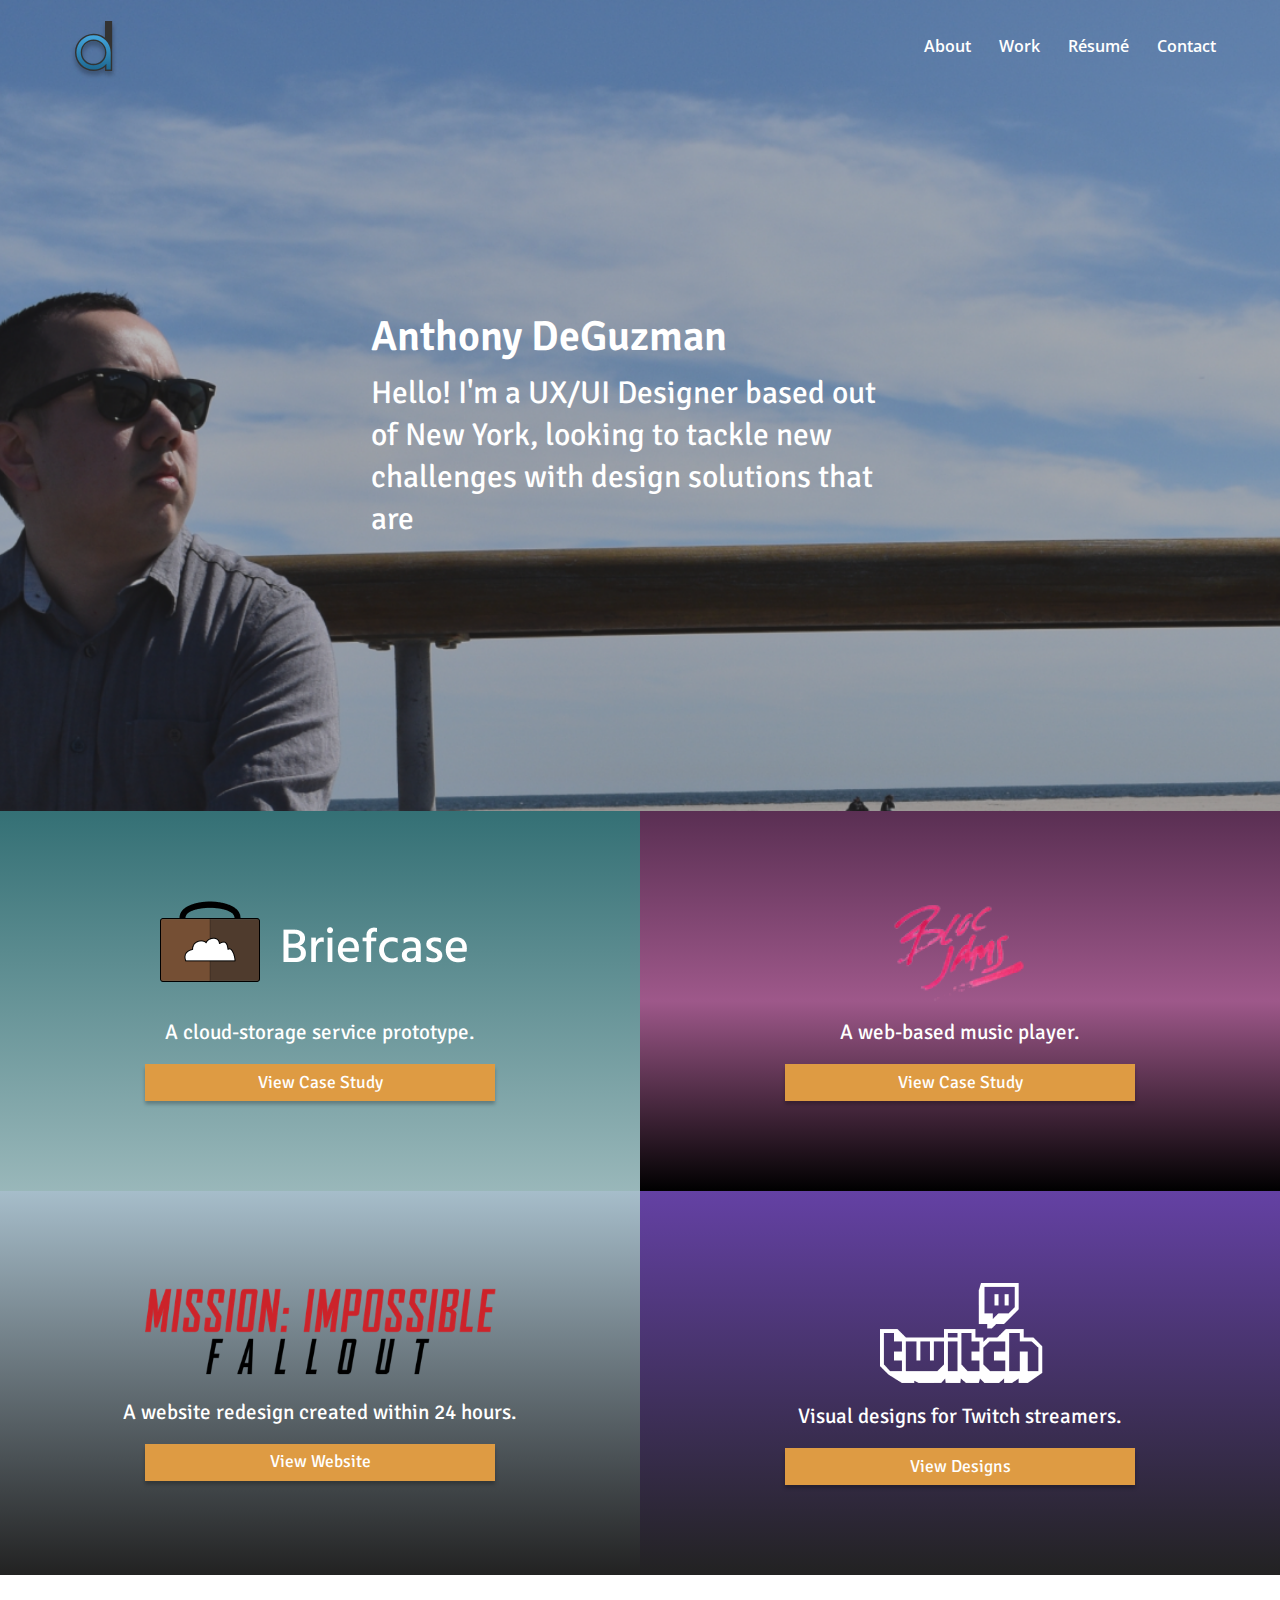
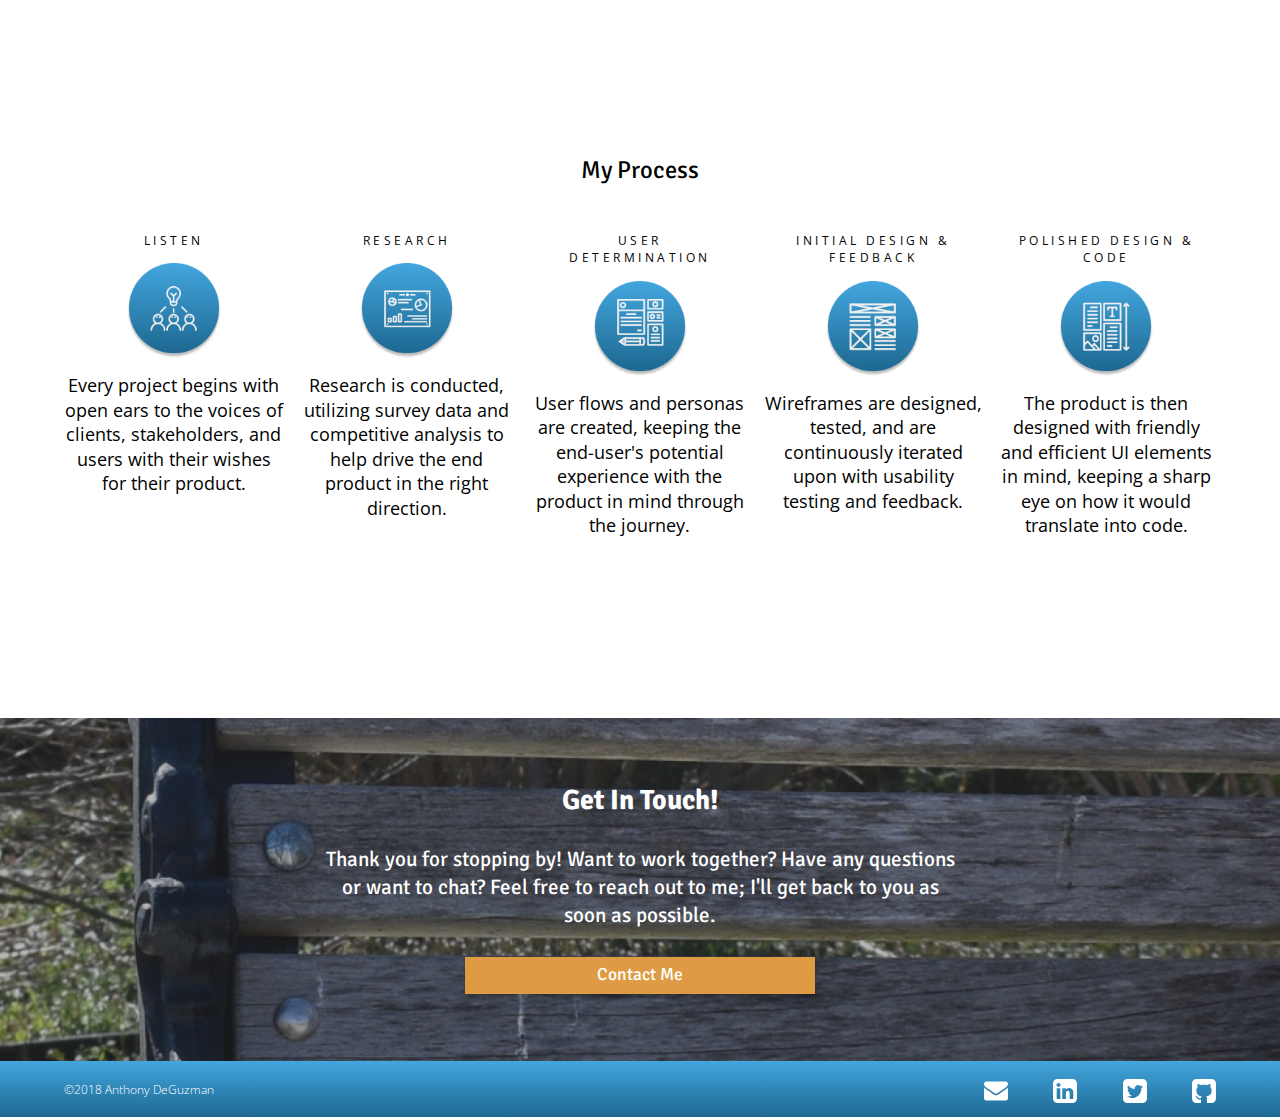
<file: index.html>
<!DOCTYPE html>
<html>
  <head>
    <meta http-equiv="X-UA-Compatible" content="IE=Edge">
    <meta charset="utf-8">
    <meta name="viewport" content="width=device-width, initial-scale=1">
    <title>Anthony DeGuzman | UX/UI Designer</title>
    <link rel="shortcut icon" href="assets/global/logo.ico" type="image/x-icon">
    <link rel="icon" href="assets/global/logo.ico" type="image/x-icon">

    <!-- Styles -->
    <link rel="stylesheet" href="styles/reset.css">
    <link rel="stylesheet"
    href="https://fonts.googleapis.com/css?family=Open+Sans|Signika:300,400,600,700">
    <link rel="stylesheet" href="https://cdnjs.cloudflare.com/ajax/libs/font-awesome/4.7.0/css/font-awesome.min.css">
    <link rel="stylesheet" href="styles/style.css">
  </head>

  <body>
    <header id="index-header">
      <nav>
        <a href="index.html">
          <img src="assets/global/logo.svg" alt="Anthony DeGuzman">
        </a>
        <ul id="nav-menu">
          <li><a href="contact.html">Contact</a></li>
          <li><a href="resume.html">Résumé</a></li>
          <li><a href="index.html#projects">Work</a></li>
          <li><a href="about.html">About</a></li>
        </ul>
        <a href="javascript:void(0);" class="icon hamburger" onclick="myFunction()"><i class="fa fa-bars"></i></a>
      </nav>
      <div id="intro-text">
        <h1>Anthony DeGuzman</h1>
        <h2>Hello! I'm a UX/UI Designer based out of New York, looking to tackle new challenges with design solutions that are
          <div id="changing-word">
            <span>creative.</span>
            <span>thoughful.</span>
            <span>efficient.</span>
            <span>effective.</span>
          </div>
        </h2>
      </div>

      <div id="mobile-intro-text">
        <h1>Anthony DeGuzman</h1>
        <h2>Hello! I'm a UX/UI Designer based out of New York, looking to tackle new challenges with design solutions that are creative, thoughtful, efficient, and effective.</h2>
      </div>
    </header>

    <main>
      <section id="projects">
        <div id="bloc-jams">
          <img src="images/bloc-jams/bloc-jams-logo.png" alt="Bloc Jams Project Image">
          <h4>A web-based music player.</h4>
          <a href="bloc-jams.html" class="btn">View Case Study</a>
        </div>

        <div id="briefcase">
          <img src="images/briefcase/briefcase-logo.png" alt="Briefcase Project Image">
          <h4>A cloud-storage service prototype.</h4>
          <a href="briefcase.html" class="btn">View Case Study</a>
        </div>

        <div id="mission-impossible">
          <img src="images/redesigns/mission-impossible-fallout/mission-impossible-fallout.png" alt="Mission Impossible Redesign Image">
          <h4>A website redesign created within 24 hours.</h4>
          <a href="https://deguzman110.github.io/24-hour-project/" target="_blank" class="btn">View Website</a>
        </div>

        <div id="twitch-designs">
          <img src="images/twitch/twitch-logo.png">
          <h4>Visual designs for Twitch streamers.</h4>
          <a href="twitch.html" class="btn">View Designs</a>
        </div>
      </section>

      <section id="my-process">
        <div class="container">
          <h3>My Process</h3>
          <div id="process-steps">
            <div class="process-step" id="listen">
              <h5>LISTEN</h5>
              <img src="assets/landing/listen-icon.png" alt="listen">
              <p>Every project begins with open ears to the voices of clients, stakeholders, and users with their wishes for their product.</p>
            </div>
            <div class="process-step" id="research">
              <h5>RESEARCH</h5>
              <img src="assets/landing/research-icon.png" alt="research">
              <p>Research is conducted, utilizing survey data and competitive analysis to help drive the end product in the right direction.</p>
            </div>
            <div class="process-step" id="user-determination">
              <h5>USER
              <br>DETERMINATION
              </h5>
              <img src="assets/landing/user-determination-icon.png" alt="user determination">
              <p>User flows and personas are created, keeping the end-user's potential experience with the product in mind through the journey.</p>
            </div>
            <div class="process-step" id="design-feedback">
              <h5>INITIAL DESIGN &
              <br>FEEDBACK
              </h5>
              <img src="assets/landing/initial-design-icon.png" alt="initial design & feedback">
              <p>Wireframes are designed, tested, and are continuously iterated upon with usability testing and feedback.</p>
            </div>
            <div class="process-step" id="design-code">
              <h5>POLISHED DESIGN &
              <br>CODE
              </h5>
              <img src="assets/landing/polished-design-icon.png" alt="polished design & code">
              <p>The product is then designed with friendly and efficient UI elements in mind, keeping a sharp eye on how it would translate into code.</p>
            </div>
          </div>
        </div>
      </section>

      <section class="footer" id="landing-footer">
        <h3>Get In Touch!</h3>
        <h4>Thank you for stopping by! Want to work together? Have any questions or want to chat? Feel free to reach out to me; I'll get back to you as soon as possible.</h4>
        <a href="contact.html" class="btn">Contact Me</a>
      </section>
    </main>

    <footer>
      <div id="copyright">©2018 Anthony DeGuzman</div>
      <div id="footer-icons">
        <!-- contact svg -->
        <a href="contact.html">
          <svg id="contact-svg" width="24" height="24" viewBox="0 0 439 439" xmlns="http://www.w3.org/2000/svg">
            <path d="M42.1353 106.32C47.6885 110.238 64.4282 121.877 92.355 141.229C120.283 160.582 141.677 175.483 156.54 185.933C158.172 187.078 161.641 189.568 166.948 193.406C172.256 197.247 176.667 200.351 180.176 202.718C183.688 205.084 187.934 207.739 192.917 210.678C197.899 213.614 202.595 215.823 207.005 217.285C211.415 218.759 215.498 219.489 219.253 219.489H219.5H219.747C223.502 219.489 227.587 218.758 231.997 217.285C236.405 215.823 241.105 213.612 246.083 210.678C251.063 207.736 255.308 205.084 258.82 202.718C262.332 200.351 266.739 197.247 272.049 193.406C277.355 189.565 280.828 187.078 282.461 185.933C297.484 175.483 335.704 148.942 397.109 106.315C409.031 97.989 418.991 87.9429 426.992 76.1834C435 64.429 438.999 52.098 438.999 39.1973C438.999 28.4168 435.118 19.1885 427.36 11.5133C419.602 3.83633 410.414 -2.61855e-07 399.802 -2.61855e-07H39.1947C26.6201 -2.61855e-07 16.943 4.24562 10.1653 12.7368C3.38843 21.2298 0 31.8456 0 44.5833C0 54.8721 4.49273 66.0216 13.4739 78.0248C22.4542 90.0289 32.0112 99.4614 42.1353 106.32Z" transform="translate(0 48)" fill="white"/>
            <path d="M414.498 21.3122C360.936 57.5655 320.264 85.7403 292.504 105.831C283.195 112.687 275.643 118.04 269.844 121.875C264.044 125.713 256.331 129.633 246.694 133.632C237.06 137.638 228.081 139.634 219.75 139.634H219.5H219.254C210.925 139.634 201.941 137.638 192.307 133.632C182.673 129.633 174.955 125.713 169.157 121.875C163.361 118.04 155.807 112.687 146.499 105.831C124.449 89.6633 83.8655 61.4868 24.7452 21.3122C15.4337 15.1102 7.18614 8.00128 0 -3.03752e-06V194.506C0 205.292 3.83633 214.515 11.5133 222.191C19.1885 229.87 28.4177 233.708 39.1973 233.708H399.805C410.582 233.708 419.811 229.87 427.487 222.191C435.165 214.513 439 205.293 439 194.506V-3.03752e-06C431.976 7.83568 423.813 14.9446 414.498 21.3122Z" transform="translate(0 159.217)" fill="white"/>
          </svg>
        </a>
        <!-- linkedin svg -->
        <a href="https://www.linkedin.com/in/anthony-deguzman" target="_blank">
          <svg id="linkedin-svg" width="24" height="24" viewBox="0 0 439 439" xmlns="http://www.w3.org/2000/svg">
            <path d="M414.407 24.123C398.33 8.042 378.96 0 356.312 0H82.225C59.577 0 40.207 8.042 24.123 24.123C8.042 40.207 0 59.576 0 82.225V356.309C0 378.956 8.042 398.327 24.123 414.411C40.207 430.495 59.577 438.537 82.225 438.537H356.309C378.957 438.537 398.327 430.495 414.404 414.411C430.488 398.327 438.53 378.957 438.53 356.309V82.225C438.529 59.576 430.487 40.204 414.407 24.123ZM133.615 367.157H67.663V169.016H133.615V367.157ZM127.623 132.332C120.772 138.899 111.73 142.183 100.499 142.183H100.211C89.363 142.183 80.563 138.899 73.804 132.332C67.044 125.765 63.666 117.629 63.666 107.922C63.666 98.025 67.142 89.839 74.087 83.366C81.037 76.895 90.029 73.658 101.067 73.658C112.106 73.658 120.957 76.895 127.62 83.366C134.281 89.839 137.708 98.025 137.897 107.922C137.896 117.625 134.474 125.761 127.623 132.332ZM370.87 367.157H304.918V261.237C304.918 231.358 293.882 216.414 271.802 216.414C263.428 216.414 256.382 218.745 250.674 223.409C244.959 228.07 240.678 233.733 237.827 240.4C236.492 243.822 235.828 249.15 235.828 256.381V367.156H169.876C170.447 247.627 170.447 181.577 169.876 169.014H235.828V196.988C249.695 175.307 269.386 164.444 294.929 164.444C317.769 164.444 336.139 171.964 350.033 186.998C363.928 202.035 370.874 224.212 370.874 253.517V367.157H370.87Z" fill="white"/>
          </svg>
        </a>
        <!-- twitter svg -->
        <a href="https://www.twitter.com/adeguzman110" target="_blank">
          <svg id="twitter-svg" width="24" height="24" viewBox="0 0 439 439" xmlns="http://www.w3.org/2000/svg">
            <path d="M414.407 24.123C398.33 8.042 378.96 0 356.312 0H82.225C59.577 0 40.207 8.042 24.123 24.123C8.042 40.207 0 59.576 0 82.225V356.309C0 378.956 8.042 398.327 24.123 414.411C40.207 430.495 59.577 438.537 82.225 438.537H356.309C378.957 438.537 398.327 430.495 414.404 414.411C430.488 398.327 438.53 378.957 438.53 356.309V82.225C438.529 59.576 430.487 40.204 414.407 24.123ZM335.468 168.735C335.659 170.448 335.756 173.013 335.756 176.445C335.756 192.434 333.422 208.47 328.761 224.549C324.1 240.636 316.961 256.053 307.345 270.803C297.739 285.552 286.271 298.594 272.949 309.918C259.624 321.238 243.638 330.283 224.981 337.035C206.333 343.797 186.344 347.178 165.028 347.178C131.912 347.178 101.268 338.226 73.097 320.342C77.665 320.91 82.426 321.197 87.372 321.197C114.972 321.197 139.811 312.632 161.891 295.497C148.95 295.312 137.385 291.318 127.203 283.506C117.018 275.703 109.93 265.807 105.932 253.815C110.879 254.575 114.59 254.952 117.064 254.952C121.251 254.952 126.106 254.192 131.624 252.673C117.73 250.004 106.026 243.111 96.509 231.976C86.99 220.84 82.232 208.136 82.232 193.862V193.291C92.317 198.046 101.834 200.52 110.781 200.713C93.46 189.1 84.8 172.448 84.8 150.75C84.8 140.09 87.558 130.003 93.078 120.486C108.113 138.95 126.389 153.699 147.894 164.738C169.401 175.776 192.434 181.965 216.986 183.296C216.036 179.68 215.559 175.11 215.559 169.592C215.559 153.03 221.412 138.9 233.119 127.193C244.822 115.487 258.956 109.632 275.513 109.632C293.028 109.632 307.592 115.915 319.201 128.478C332.335 126.004 345.093 121.148 357.461 113.918C352.704 128.57 343.848 139.706 330.911 147.32C343.279 145.604 354.791 142.37 365.448 137.612C357.455 149.793 347.459 160.166 335.468 168.735Z" fill="white"/>
          </svg>
        </a>
        <!-- github svg -->
        <a href="//github.com/deguzman110" target="_blank">
          <svg id="github-svg" width="24" height="24" viewBox="0 0 439 439" xmlns="http://www.w3.org/2000/svg">
            <path d="M4.06285 0.0886765C1.01385 0.656676 -0.318156 2.08768 0.0638442 4.36968C0.443844 6.65268 2.15684 7.41567 5.20184 6.65267C8.25084 5.89267 9.58185 4.55766 9.19885 2.65566C8.82085 0.563663 7.10785 -0.294324 4.06285 0.0886765Z" transform="translate(154.11 352.51)" fill="white"/>
            <path d="M4.568 0.0767633C1.522 0.0767633 1.83105e-06 1.11774 1.83105e-06 3.21574C1.83105e-06 5.68974 1.619 6.73374 4.853 6.35374C7.899 6.35374 9.42301 5.30674 9.42301 3.21574C9.42301 0.74474 7.804 -0.306237 4.568 0.0767633Z" transform="translate(137.33 354.808)" fill="white"/>
            <path d="M0.216835 2.30261C-0.543165 4.39761 0.694834 5.82161 3.92783 6.58661C6.78283 7.72361 8.59184 7.15462 9.35184 4.87262C9.92385 2.78162 8.68584 1.2626 5.64084 0.304597C2.78484 -0.454403 0.977835 0.202613 0.216835 2.30261Z" transform="translate(119.412 351.719)" fill="white"/>
            <path d="M414.41 24.123C398.326 8.042 378.964 0 356.309 0H82.225C59.577 0 40.208 8.042 24.123 24.123C8.042 40.207 0 59.576 0 82.225V356.313C0 378.963 8.042 398.33 24.123 414.411C40.207 430.495 59.577 438.537 82.225 438.537H146.178C150.362 438.537 153.505 438.393 155.598 438.113C157.69 437.825 159.782 436.587 161.877 434.396C163.973 432.209 165.017 429.02 165.017 424.834C165.017 424.266 164.967 417.788 164.873 405.417C164.776 393.042 164.729 383.241 164.729 376.007L158.162 377.15C153.975 377.91 148.693 378.245 142.316 378.149C135.942 378.053 129.326 377.389 122.475 376.151C115.62 374.912 109.246 372.058 103.345 367.589C97.447 363.112 93.26 357.261 90.785 350.03L87.929 343.459C86.026 339.086 83.03 334.23 78.937 328.905C74.844 323.573 70.705 319.956 66.518 318.053L64.519 316.625C63.188 315.674 61.951 314.527 60.808 313.196C59.667 311.861 58.811 310.527 58.24 309.199C57.669 307.864 58.143 306.769 59.667 305.91C61.191 305.055 63.948 304.631 67.947 304.631L73.655 305.486C77.463 306.246 82.171 308.528 87.789 312.337C93.403 316.143 98.018 321.091 101.635 327.18C106.015 334.986 111.292 340.93 117.481 345.023C123.665 349.12 129.9 351.166 136.18 351.166C142.46 351.166 147.884 350.69 152.454 349.742C157.019 348.788 161.302 347.357 165.301 345.454C167.014 332.703 171.678 322.895 179.289 316.044C168.441 314.901 158.687 313.19 150.024 310.904C141.366 308.618 132.419 304.909 123.189 299.768C113.955 294.628 106.295 288.256 100.204 280.638C94.114 273.02 89.116 263.028 85.217 250.66C81.316 238.285 79.365 224.008 79.365 207.831C79.365 184.802 86.886 165.194 101.922 149.017C94.878 131.697 95.543 112.285 103.919 90.775C109.439 89.061 117.625 90.347 128.473 94.63C139.323 98.916 147.267 102.581 152.313 105.622C157.359 108.664 161.402 111.236 164.448 113.332C182.153 108.383 200.424 105.909 219.266 105.909C238.107 105.909 256.381 108.383 274.087 113.332L284.936 106.48C292.362 101.91 301.116 97.723 311.205 93.918C321.293 90.112 329 89.064 334.332 90.778C342.894 112.288 343.66 131.7 336.611 149.019C351.647 165.198 359.17 184.805 359.17 207.834C359.17 224.014 357.219 238.339 353.318 250.803C349.42 263.27 344.379 273.266 338.188 280.784C332.004 288.303 324.294 294.627 315.064 299.77C305.832 304.907 296.886 308.623 288.224 310.902C279.563 313.188 269.81 314.906 258.961 316.049C268.852 324.611 273.8 338.121 273.8 356.587V424.825C273.8 428.062 274.272 430.677 275.224 432.676C276.182 434.674 277.702 436.05 279.795 436.817C281.897 437.577 283.744 438.052 285.366 438.241C286.988 438.432 289.315 438.528 292.361 438.528H356.314C378.962 438.528 398.332 430.486 414.409 414.402C430.493 398.318 438.535 378.948 438.535 356.3V82.225C438.533 59.576 430.491 40.204 414.41 24.123Z" fill="white"/>
            <path d="M0.873383 0.688008C-0.457617 1.63601 -0.267619 3.15901 1.44538 5.25301C3.35138 7.15501 4.87238 7.44199 6.01538 6.10799C7.34638 5.15999 7.15638 3.63699 5.44038 1.53899C3.53838 -0.171009 2.01638 -0.457992 0.873383 0.688008Z" transform="translate(85.9197 318.507)" fill="white"/>
            <path d="M0.197136 0.896248C-0.372864 2.23125 0.293137 3.37424 2.19614 4.32224C3.71714 5.27724 4.95814 5.08925 5.90714 3.75425C6.47714 2.41925 5.81113 1.27624 3.90813 0.321236C2.00514 -0.250764 0.768136 -0.0587522 0.197136 0.896248Z" transform="translate(77.1769 311.161)" fill="white"/>
            <path d="M1.28625 0.701878C-0.428746 1.64988 -0.428746 3.36787 1.28625 5.83887C2.99925 8.31687 4.61425 8.98089 6.13925 7.83689C7.85325 6.50289 7.85325 4.69489 6.13925 2.40989C4.61825 -0.0581138 2.99925 -0.636122 1.28625 0.701878Z" transform="translate(94.3597 329.629)" fill="white"/>
            <path d="M1.05267 1.09893C-0.661325 2.62493 -0.283327 4.42591 2.19467 6.52691C4.47567 8.80591 6.37967 9.09291 7.90267 7.37591C9.42667 5.85691 9.04568 4.04992 6.76067 1.95592C4.47968 -0.324075 2.57567 -0.61207 1.05267 1.09893Z" transform="translate(104.588 342.075)" fill="white"/>
          </svg>
        </a>
      </div>
    </footer>

    <!-- Scripts -->
    <script src="scripts/responsive.js"></script>
    <script async src="https://www.googletagmanager.com/gtag/js?id=UA-120392106-1"></script>
    <script>
    window.dataLayer = window.dataLayer || [];
    function gtag(){dataLayer.push(arguments);}
    gtag('js', new Date());
    gtag('config', 'UA-120392106-1');
    </script>
  </body>
</html>
</file>
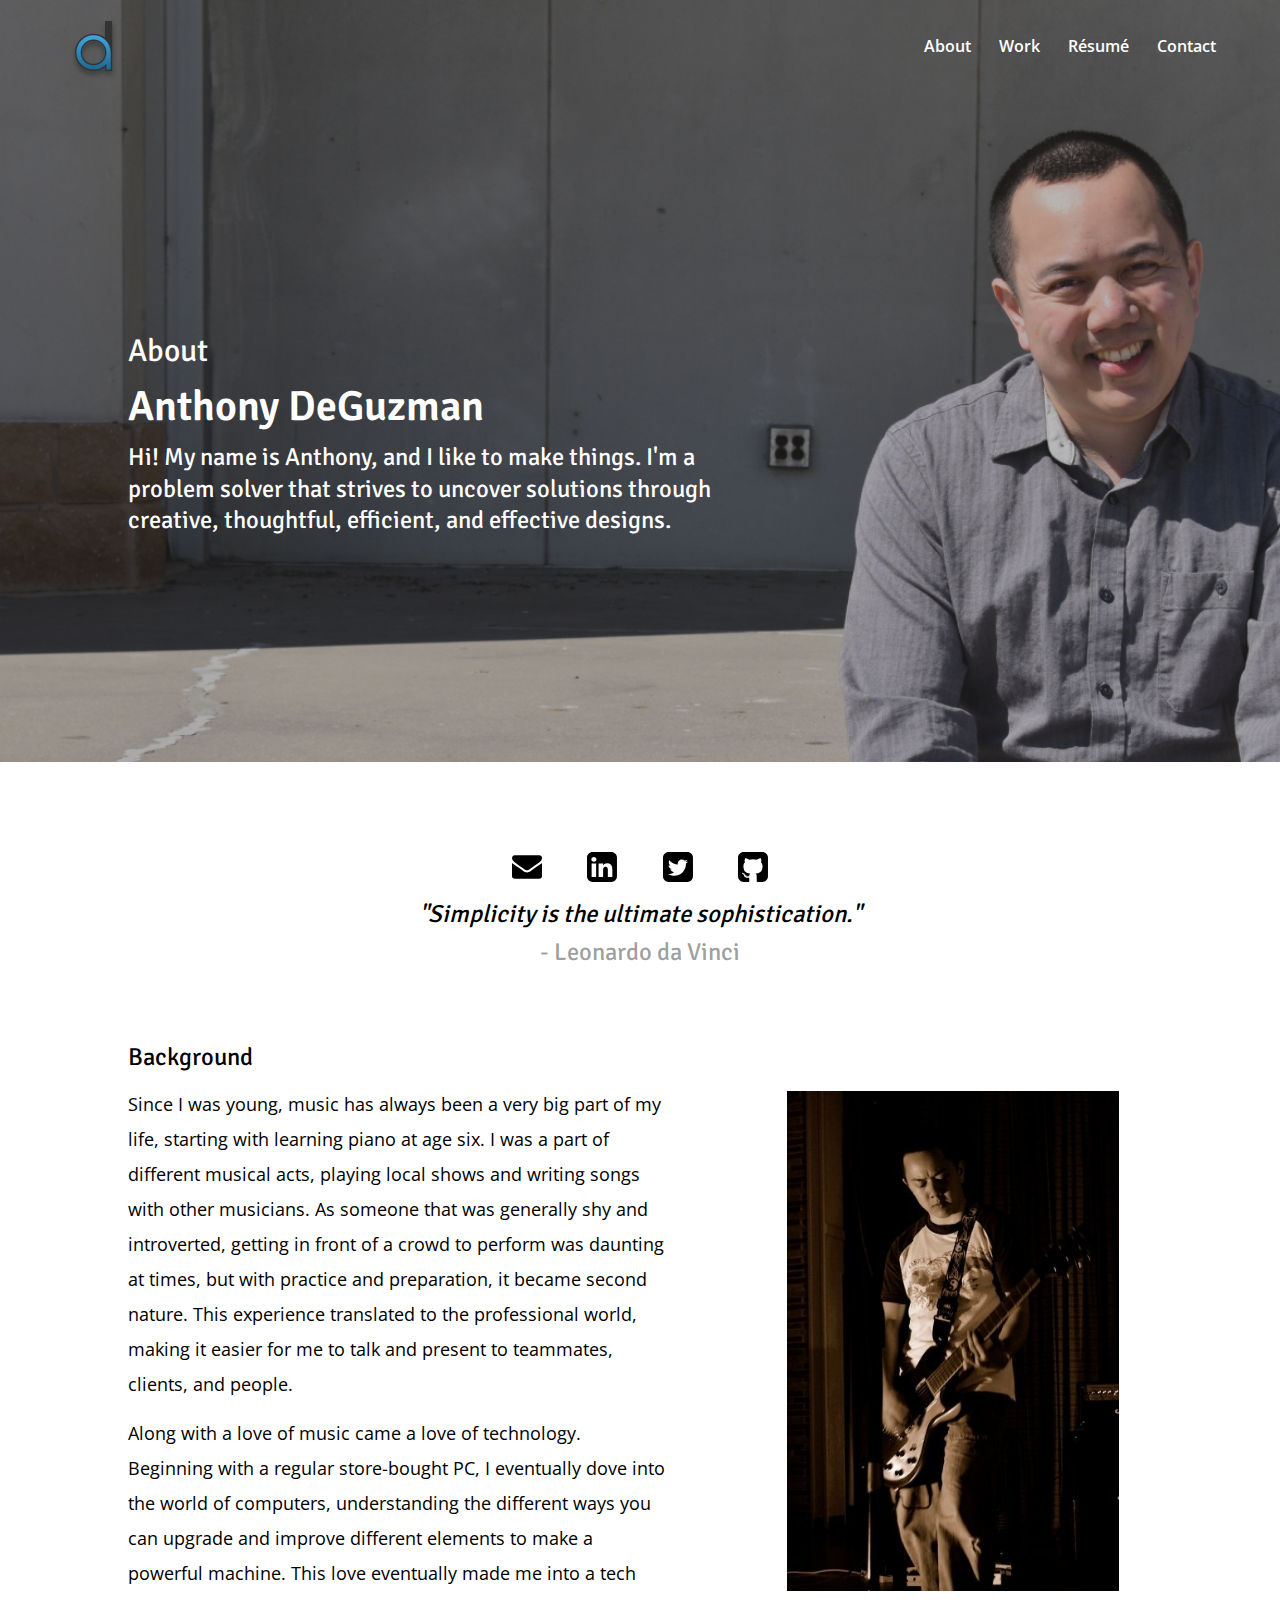
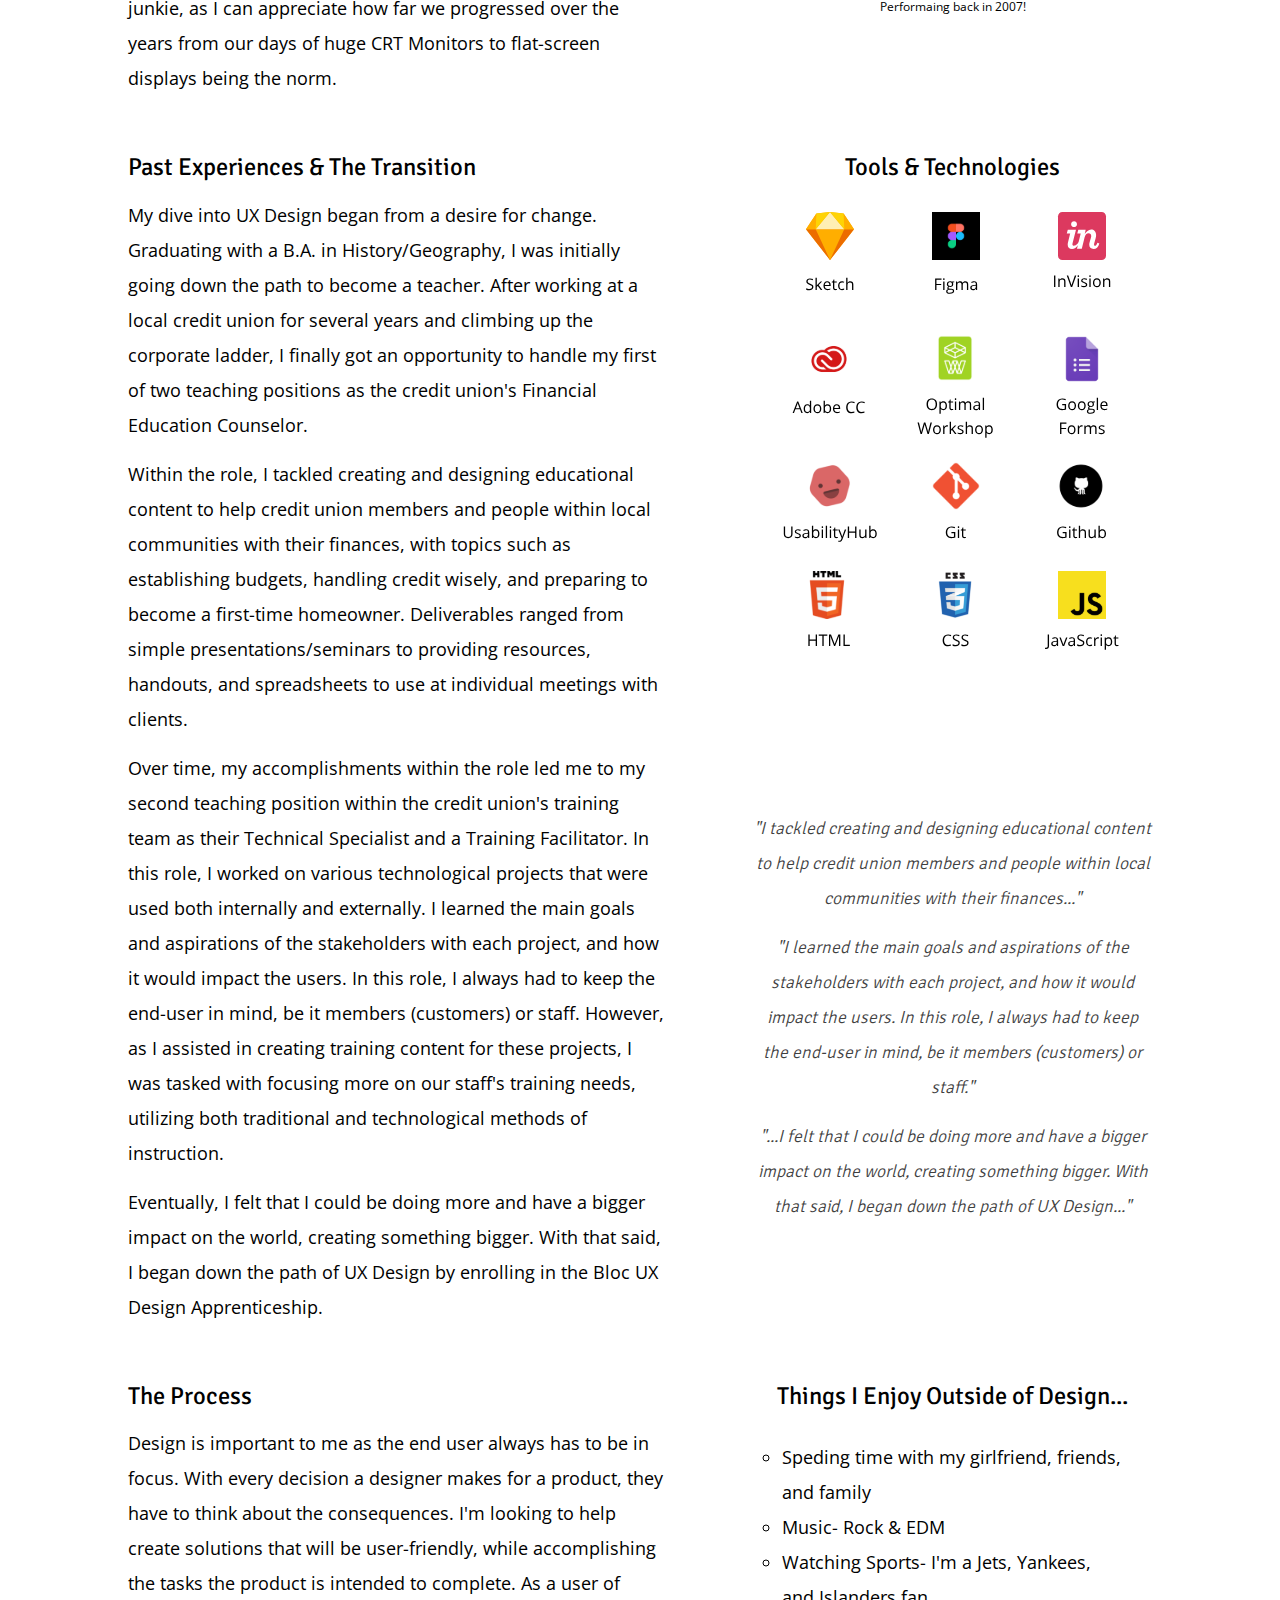
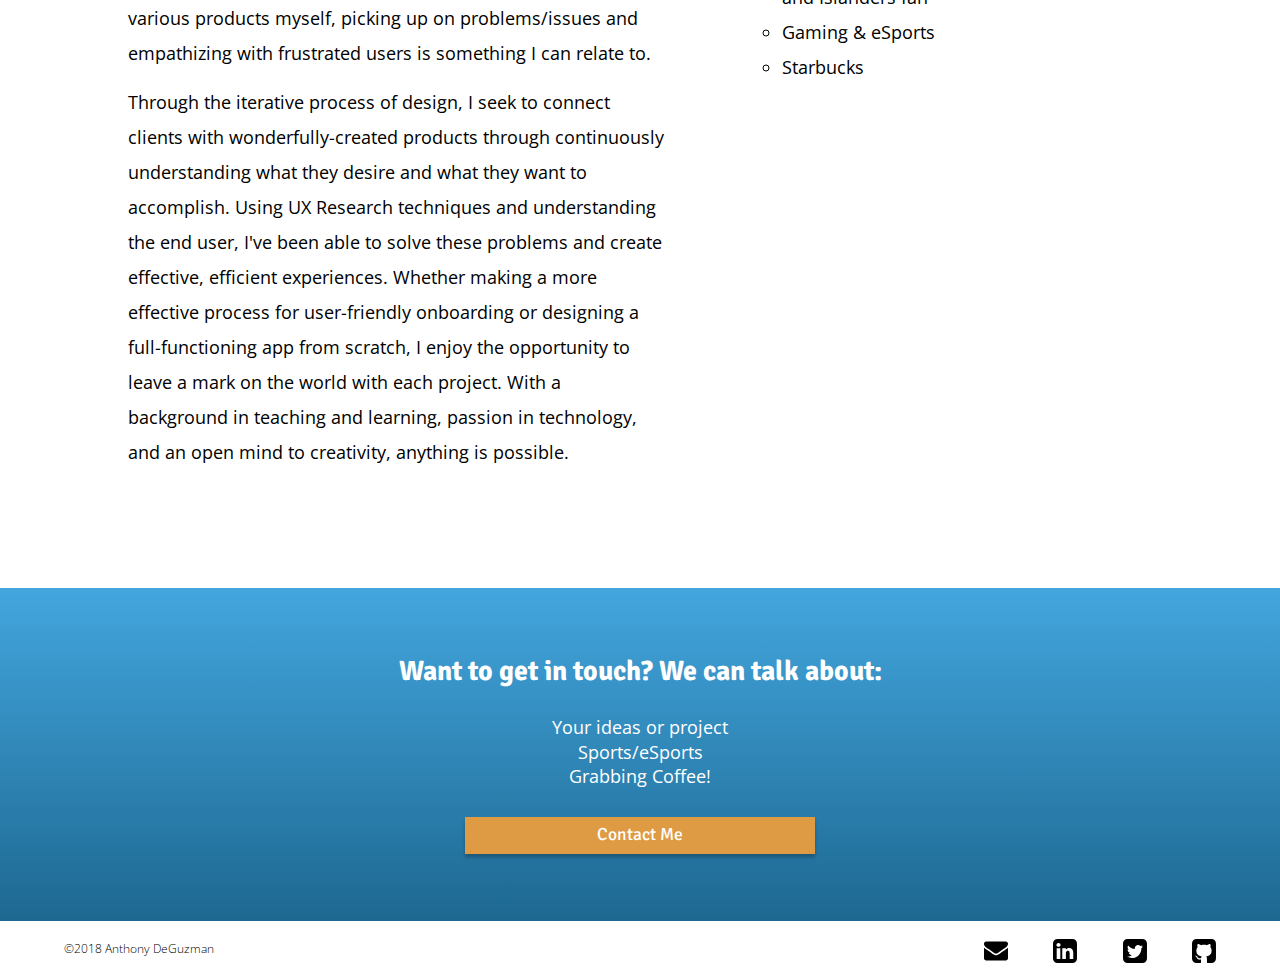
<file: about.html>
<!DOCTYPE html>
<html>
  <head>
    <meta http-equiv="X-UA-Compatible" content="IE=Edge">
    <meta charset="utf-8">
    <meta name="viewport" content="width=device-width, initial-scale=1">
    <title>Anthony DeGuzman | UX/UI Designer</title>
    <link rel="shortcut icon" href="assets/global/logo.ico" type="image/x-icon">
    <link rel="icon" href="assets/global/logo.ico" type="image/x-icon">

    <!-- Styles -->
    <link rel="stylesheet" href="styles/reset.css">
    <link rel="stylesheet" href="https://fonts.googleapis.com/css?family=Open+Sans|Signika:300,400,600,700">
    <link rel="stylesheet" href="https://cdnjs.cloudflare.com/ajax/libs/font-awesome/4.7.0/css/font-awesome.min.css">
    <link rel="stylesheet" href="styles/style.css">
  </head>

  <body>
    <header id="about-contact-header">
      <nav>
        <a href="index.html">
          <img src="assets/global/logo.svg" alt="Anthony DeGuzman">
        </a>
        <ul id="nav-menu">
          <li><a href="contact.html">Contact</a></li>
          <li><a href="resume.html">Résumé</a></li>
          <li><a href="index.html#projects">Work</a></li>
          <li><a href="about.html">About</a></li>
        </ul>
        <a href="javascript:void(0);" class="icon hamburger" onclick="myFunction()"><i class="fa fa-bars"></i></a>
      </nav>
      <div id="about-contact-text">
        <h2>About</h2>
        <h1>Anthony DeGuzman</h1>
        <h3>Hi! My name is Anthony, and I like to make things. I'm a problem solver that strives to uncover solutions through creative, thoughtful, efficient, and effective designs.</h3>
      </div>
    </header>

    <main>
      <section id="about-intro">
        <div id="intro-icons">
          <!-- contact svg -->
          <a href="contact.html">
            <svg id="contact-svg" width="24" height="24" viewBox="0 0 439 439" xmlns="http://www.w3.org/2000/svg">
                <path d="M42.1353 106.32C47.6885 110.238 64.4282 121.877 92.355 141.229C120.283 160.582 141.677 175.483 156.54 185.933C158.172 187.078 161.641 189.568 166.948 193.406C172.256 197.247 176.667 200.351 180.176 202.718C183.688 205.084 187.934 207.739 192.917 210.678C197.899 213.614 202.595 215.823 207.005 217.285C211.415 218.759 215.498 219.489 219.253 219.489H219.5H219.747C223.502 219.489 227.587 218.758 231.997 217.285C236.405 215.823 241.105 213.612 246.083 210.678C251.063 207.736 255.308 205.084 258.82 202.718C262.332 200.351 266.739 197.247 272.049 193.406C277.355 189.565 280.828 187.078 282.461 185.933C297.484 175.483 335.704 148.942 397.109 106.315C409.031 97.989 418.991 87.9429 426.992 76.1834C435 64.429 438.999 52.098 438.999 39.1973C438.999 28.4168 435.118 19.1885 427.36 11.5133C419.602 3.83633 410.414 -2.61855e-07 399.802 -2.61855e-07H39.1947C26.6201 -2.61855e-07 16.943 4.24562 10.1653 12.7368C3.38843 21.2298 0 31.8456 0 44.5833C0 54.8721 4.49273 66.0216 13.4739 78.0248C22.4542 90.0289 32.0112 99.4614 42.1353 106.32Z" transform="translate(0 48)" fill="black"/>
                <path d="M414.498 21.3122C360.936 57.5655 320.264 85.7403 292.504 105.831C283.195 112.687 275.643 118.04 269.844 121.875C264.044 125.713 256.331 129.633 246.694 133.632C237.06 137.638 228.081 139.634 219.75 139.634H219.5H219.254C210.925 139.634 201.941 137.638 192.307 133.632C182.673 129.633 174.955 125.713 169.157 121.875C163.361 118.04 155.807 112.687 146.499 105.831C124.449 89.6633 83.8655 61.4868 24.7452 21.3122C15.4337 15.1102 7.18614 8.00128 0 -3.03752e-06V194.506C0 205.292 3.83633 214.515 11.5133 222.191C19.1885 229.87 28.4177 233.708 39.1973 233.708H399.805C410.582 233.708 419.811 229.87 427.487 222.191C435.165 214.513 439 205.293 439 194.506V-3.03752e-06C431.976 7.83568 423.813 14.9446 414.498 21.3122Z" transform="translate(0 159.217)" fill="black"/>
            </svg>
          </a>
          <!-- linkedin svg -->
          <a href="https://www.linkedin.com/in/anthony-deguzman" target="_blank">
            <svg id="linkedin-svg" width="24" height="24" viewBox="0 0 439 439" xmlns="http://www.w3.org/2000/svg">
                <path d="M414.407 24.123C398.33 8.042 378.96 0 356.312 0H82.225C59.577 0 40.207 8.042 24.123 24.123C8.042 40.207 0 59.576 0 82.225V356.309C0 378.956 8.042 398.327 24.123 414.411C40.207 430.495 59.577 438.537 82.225 438.537H356.309C378.957 438.537 398.327 430.495 414.404 414.411C430.488 398.327 438.53 378.957 438.53 356.309V82.225C438.529 59.576 430.487 40.204 414.407 24.123ZM133.615 367.157H67.663V169.016H133.615V367.157ZM127.623 132.332C120.772 138.899 111.73 142.183 100.499 142.183H100.211C89.363 142.183 80.563 138.899 73.804 132.332C67.044 125.765 63.666 117.629 63.666 107.922C63.666 98.025 67.142 89.839 74.087 83.366C81.037 76.895 90.029 73.658 101.067 73.658C112.106 73.658 120.957 76.895 127.62 83.366C134.281 89.839 137.708 98.025 137.897 107.922C137.896 117.625 134.474 125.761 127.623 132.332ZM370.87 367.157H304.918V261.237C304.918 231.358 293.882 216.414 271.802 216.414C263.428 216.414 256.382 218.745 250.674 223.409C244.959 228.07 240.678 233.733 237.827 240.4C236.492 243.822 235.828 249.15 235.828 256.381V367.156H169.876C170.447 247.627 170.447 181.577 169.876 169.014H235.828V196.988C249.695 175.307 269.386 164.444 294.929 164.444C317.769 164.444 336.139 171.964 350.033 186.998C363.928 202.035 370.874 224.212 370.874 253.517V367.157H370.87Z" fill="black"/>
            </svg>
          </a>
          <!-- twitter svg -->
          <a href="https://www.twitter.com/adeguzman110" target="_blank">
            <svg id="twitter-svg" width="24" height="24" viewBox="0 0 439 439" xmlns="http://www.w3.org/2000/svg">
                <path d="M414.407 24.123C398.33 8.042 378.96 0 356.312 0H82.225C59.577 0 40.207 8.042 24.123 24.123C8.042 40.207 0 59.576 0 82.225V356.309C0 378.956 8.042 398.327 24.123 414.411C40.207 430.495 59.577 438.537 82.225 438.537H356.309C378.957 438.537 398.327 430.495 414.404 414.411C430.488 398.327 438.53 378.957 438.53 356.309V82.225C438.529 59.576 430.487 40.204 414.407 24.123ZM335.468 168.735C335.659 170.448 335.756 173.013 335.756 176.445C335.756 192.434 333.422 208.47 328.761 224.549C324.1 240.636 316.961 256.053 307.345 270.803C297.739 285.552 286.271 298.594 272.949 309.918C259.624 321.238 243.638 330.283 224.981 337.035C206.333 343.797 186.344 347.178 165.028 347.178C131.912 347.178 101.268 338.226 73.097 320.342C77.665 320.91 82.426 321.197 87.372 321.197C114.972 321.197 139.811 312.632 161.891 295.497C148.95 295.312 137.385 291.318 127.203 283.506C117.018 275.703 109.93 265.807 105.932 253.815C110.879 254.575 114.59 254.952 117.064 254.952C121.251 254.952 126.106 254.192 131.624 252.673C117.73 250.004 106.026 243.111 96.509 231.976C86.99 220.84 82.232 208.136 82.232 193.862V193.291C92.317 198.046 101.834 200.52 110.781 200.713C93.46 189.1 84.8 172.448 84.8 150.75C84.8 140.09 87.558 130.003 93.078 120.486C108.113 138.95 126.389 153.699 147.894 164.738C169.401 175.776 192.434 181.965 216.986 183.296C216.036 179.68 215.559 175.11 215.559 169.592C215.559 153.03 221.412 138.9 233.119 127.193C244.822 115.487 258.956 109.632 275.513 109.632C293.028 109.632 307.592 115.915 319.201 128.478C332.335 126.004 345.093 121.148 357.461 113.918C352.704 128.57 343.848 139.706 330.911 147.32C343.279 145.604 354.791 142.37 365.448 137.612C357.455 149.793 347.459 160.166 335.468 168.735Z" fill="black"/>
            </svg>
          </a>
          <!-- github svg -->
          <a href="//github.com/deguzman110" target="_blank">
            <svg id="github-svg" width="24" height="24" viewBox="0 0 439 439" xmlns="http://www.w3.org/2000/svg">
                <path d="M4.06285 0.0886765C1.01385 0.656676 -0.318156 2.08768 0.0638442 4.36968C0.443844 6.65268 2.15684 7.41567 5.20184 6.65267C8.25084 5.89267 9.58185 4.55766 9.19885 2.65566C8.82085 0.563663 7.10785 -0.294324 4.06285 0.0886765Z" transform="translate(154.11 352.51)" fill="black"/>
                <path d="M4.568 0.0767633C1.522 0.0767633 1.83105e-06 1.11774 1.83105e-06 3.21574C1.83105e-06 5.68974 1.619 6.73374 4.853 6.35374C7.899 6.35374 9.42301 5.30674 9.42301 3.21574C9.42301 0.74474 7.804 -0.306237 4.568 0.0767633Z" transform="translate(137.33 354.808)" fill="black"/>
                <path d="M0.216835 2.30261C-0.543165 4.39761 0.694834 5.82161 3.92783 6.58661C6.78283 7.72361 8.59184 7.15462 9.35184 4.87262C9.92385 2.78162 8.68584 1.2626 5.64084 0.304597C2.78484 -0.454403 0.977835 0.202613 0.216835 2.30261Z" transform="translate(119.412 351.719)" fill="black"/>
                <path d="M414.41 24.123C398.326 8.042 378.964 0 356.309 0H82.225C59.577 0 40.208 8.042 24.123 24.123C8.042 40.207 0 59.576 0 82.225V356.313C0 378.963 8.042 398.33 24.123 414.411C40.207 430.495 59.577 438.537 82.225 438.537H146.178C150.362 438.537 153.505 438.393 155.598 438.113C157.69 437.825 159.782 436.587 161.877 434.396C163.973 432.209 165.017 429.02 165.017 424.834C165.017 424.266 164.967 417.788 164.873 405.417C164.776 393.042 164.729 383.241 164.729 376.007L158.162 377.15C153.975 377.91 148.693 378.245 142.316 378.149C135.942 378.053 129.326 377.389 122.475 376.151C115.62 374.912 109.246 372.058 103.345 367.589C97.447 363.112 93.26 357.261 90.785 350.03L87.929 343.459C86.026 339.086 83.03 334.23 78.937 328.905C74.844 323.573 70.705 319.956 66.518 318.053L64.519 316.625C63.188 315.674 61.951 314.527 60.808 313.196C59.667 311.861 58.811 310.527 58.24 309.199C57.669 307.864 58.143 306.769 59.667 305.91C61.191 305.055 63.948 304.631 67.947 304.631L73.655 305.486C77.463 306.246 82.171 308.528 87.789 312.337C93.403 316.143 98.018 321.091 101.635 327.18C106.015 334.986 111.292 340.93 117.481 345.023C123.665 349.12 129.9 351.166 136.18 351.166C142.46 351.166 147.884 350.69 152.454 349.742C157.019 348.788 161.302 347.357 165.301 345.454C167.014 332.703 171.678 322.895 179.289 316.044C168.441 314.901 158.687 313.19 150.024 310.904C141.366 308.618 132.419 304.909 123.189 299.768C113.955 294.628 106.295 288.256 100.204 280.638C94.114 273.02 89.116 263.028 85.217 250.66C81.316 238.285 79.365 224.008 79.365 207.831C79.365 184.802 86.886 165.194 101.922 149.017C94.878 131.697 95.543 112.285 103.919 90.775C109.439 89.061 117.625 90.347 128.473 94.63C139.323 98.916 147.267 102.581 152.313 105.622C157.359 108.664 161.402 111.236 164.448 113.332C182.153 108.383 200.424 105.909 219.266 105.909C238.107 105.909 256.381 108.383 274.087 113.332L284.936 106.48C292.362 101.91 301.116 97.723 311.205 93.918C321.293 90.112 329 89.064 334.332 90.778C342.894 112.288 343.66 131.7 336.611 149.019C351.647 165.198 359.17 184.805 359.17 207.834C359.17 224.014 357.219 238.339 353.318 250.803C349.42 263.27 344.379 273.266 338.188 280.784C332.004 288.303 324.294 294.627 315.064 299.77C305.832 304.907 296.886 308.623 288.224 310.902C279.563 313.188 269.81 314.906 258.961 316.049C268.852 324.611 273.8 338.121 273.8 356.587V424.825C273.8 428.062 274.272 430.677 275.224 432.676C276.182 434.674 277.702 436.05 279.795 436.817C281.897 437.577 283.744 438.052 285.366 438.241C286.988 438.432 289.315 438.528 292.361 438.528H356.314C378.962 438.528 398.332 430.486 414.409 414.402C430.493 398.318 438.535 378.948 438.535 356.3V82.225C438.533 59.576 430.491 40.204 414.41 24.123Z" fill="black"/>
                <path d="M0.873383 0.688008C-0.457617 1.63601 -0.267619 3.15901 1.44538 5.25301C3.35138 7.15501 4.87238 7.44199 6.01538 6.10799C7.34638 5.15999 7.15638 3.63699 5.44038 1.53899C3.53838 -0.171009 2.01638 -0.457992 0.873383 0.688008Z" transform="translate(85.9197 318.507)" fill="black"/>
                <path d="M0.197136 0.896248C-0.372864 2.23125 0.293137 3.37424 2.19614 4.32224C3.71714 5.27724 4.95814 5.08925 5.90714 3.75425C6.47714 2.41925 5.81113 1.27624 3.90813 0.321236C2.00514 -0.250764 0.768136 -0.0587522 0.197136 0.896248Z" transform="translate(77.1769 311.161)" fill="black"/>
                <path d="M1.28625 0.701878C-0.428746 1.64988 -0.428746 3.36787 1.28625 5.83887C2.99925 8.31687 4.61425 8.98089 6.13925 7.83689C7.85325 6.50289 7.85325 4.69489 6.13925 2.40989C4.61825 -0.0581138 2.99925 -0.636122 1.28625 0.701878Z" transform="translate(94.3597 329.629)" fill="black"/>
                <path d="M1.05267 1.09893C-0.661325 2.62493 -0.283327 4.42591 2.19467 6.52691C4.47567 8.80591 6.37967 9.09291 7.90267 7.37591C9.42667 5.85691 9.04568 4.04992 6.76067 1.95592C4.47968 -0.324075 2.57567 -0.61207 1.05267 1.09893Z" transform="translate(104.588 342.075)" fill="black"/>
            </svg>
          </a>
        </div>

        <h3 id="quote"><i>"Simplicity is the ultimate sophistication."</i></h3>
        <span id="leo"><h3>- Leonardo da Vinci</h3></span>

        <div id="mobile-intro">
          <h3>Hi! My name is Anthony, and I like to make things. I'm a problem solver that strives to uncover solutions through creative, thoughtful, effiient, and effective designs.</h3>
        </div>
      </section>

      <div id="about-container">
        <section id="about-text">
          <div id="background">
            <h3>Background</h3>
            <p>Since I was young, music has always been a very big part of my life, starting with learning piano at age six. I was a part of different musical acts, playing local shows and writing songs with other musicians. As someone that was generally shy and introverted, getting in front of a crowd to perform was daunting at times, but with practice and preparation, it became second nature. This experience translated to the professional world, making it easier for me to talk and present to teammates, clients, and people.</p>
            <br>
            <p>Along with a love of music came a love of technology. Beginning with a regular store-bought PC, I eventually dove into the world of computers, understanding the different ways you can upgrade and improve different elements to make a powerful machine. This love eventually made me into a tech junkie, as I can appreciate how far we progressed over the years from our days of huge CRT Monitors to flat-screen displays being the norm.</p>
          </div>

          <div id="experience-and-transition">
            <h3>Past Experiences & The Transition</h3>
            <p>My dive into UX Design began from a desire for change. Graduating with a B.A. in History/Geography, I was initially going down the path to become a teacher. After working at a local credit union for several years and climbing up the corporate ladder, I finally got an opportunity to handle my first of two teaching positions as the credit union's Financial Education Counselor.</p>
            <br>
            <p>Within the role, I tackled creating and designing educational content to help credit union members and people within local communities with their finances, with topics such as establishing budgets, handling credit wisely, and preparing to become a first-time homeowner. Deliverables ranged from simple presentations/seminars to providing resources, handouts, and spreadsheets to use at individual meetings with clients.</p>
            <br>
            <p>Over time, my accomplishments within the role led me to my second teaching position within the credit union's training team as their Technical Specialist and a Training Facilitator. In this role, I worked on various technological projects that were used both internally and externally. I learned the main goals and aspirations of the stakeholders with each project, and how it would impact the users. In this role, I always had to keep the end-user in mind, be it members (customers) or staff. However, as I assisted in creating training content for these projects, I was tasked with focusing more on our staff's training needs, utilizing both traditional and technological methods of instruction.</p>
            <br>
            <p>Eventually, I felt that I could be doing more and have a bigger impact on the world, creating something bigger. With that said, I began down the path of UX Design by enrolling in the Bloc UX Design Apprenticeship.</p>
          </div>

          <div id="the-process">
            <h3>The Process</h3>
            <p>Design is important to me as the end user always has to be in focus. With every decision a designer makes for a product, they have to think about the consequences. I'm looking to help create solutions that will be user-friendly, while accomplishing the tasks the product is intended to complete. As a user of various products myself, picking up on problems/issues and empathizing with frustrated users is something I can relate to.</p>
            <br>
            <p>Through the iterative process of design, I seek to connect clients with wonderfully-created products through continuously understanding what they desire and what they want to accomplish. Using UX Research techniques and understanding the end user, I've been able to solve these problems and create effective, efficient experiences. Whether making a more effective process for user-friendly onboarding or designing a full-functioning app from scratch, I enjoy the opportunity to leave a mark on the world with each project. With a background in teaching and learning, passion in technology, and an open mind to creativity, anything is possible.</p>
          </div>

          <div id="musician">
            <img src="assets/about-contact/musician-photo.jpg" alt="musician">
            <h5>Performaing back in 2007!</h5>
          </div>

          <div id="tools-and-tech">
            <h3>Tools & Technologies</h3>
            <img id="tools-full-image" src="assets/about-contact/tools.svg" alt="tools">
            <img id="tools-mobile-image" src="assets/about-contact/tools-mobile.svg" alt="tools mobile">
          </div>

          <div id="quote-block">
            <h4><i>"I tackled creating and designing educational content to help credit union members and people within local communities with their finances..."</i></h4>
            <br>
            <h4><i>"I learned the main goals and aspirations of the stakeholders with each project, and how it would impact the users. In this role, I always had to keep the end-user in mind, be it members (customers) or staff."</i></h4>
            <br>
            <h4><i>"...I felt that I could be doing more and have a bigger impact on the world, creating something bigger. With that said, I began down the path of UX Design..."</i></h4>
          </div>

          <div id="outside-design">
            <h3>Things I Enjoy Outside of Design...</h3>
            <ul>
              <li>Speding time with my girlfriend, friends, and family</li>
              <li>Music- Rock & EDM</li>
              <li>Watching Sports- I'm a Jets, Yankees, and Islanders fan</li>
              <li>Gaming & eSports</li>
              <li>Starbucks</li>
            </ul>
          </div>
        </section>
      </div>

      <section class="footer" id="about-contact-footer">
        <h3>Want to get in touch? We can talk about:</h3>
        <h4><ul>
          <li>Your ideas or project</li>
          <li>Sports/eSports</li>
          <li>Grabbing Coffee!</li>
        </ul></h4>
        <a href="contact.html" class="btn">Contact Me</a>
      </section>
    </main>

    <footer id="white-footer">
      <div id="dark-copyright">©2018 Anthony DeGuzman</div>
      <div id="footer-icons">
        <!-- contact svg -->
        <a href="contact.html">
          <svg id="contact-svg" width="24" height="24" viewBox="0 0 439 439" xmlns="http://www.w3.org/2000/svg">
            <path d="M42.1353 106.32C47.6885 110.238 64.4282 121.877 92.355 141.229C120.283 160.582 141.677 175.483 156.54 185.933C158.172 187.078 161.641 189.568 166.948 193.406C172.256 197.247 176.667 200.351 180.176 202.718C183.688 205.084 187.934 207.739 192.917 210.678C197.899 213.614 202.595 215.823 207.005 217.285C211.415 218.759 215.498 219.489 219.253 219.489H219.5H219.747C223.502 219.489 227.587 218.758 231.997 217.285C236.405 215.823 241.105 213.612 246.083 210.678C251.063 207.736 255.308 205.084 258.82 202.718C262.332 200.351 266.739 197.247 272.049 193.406C277.355 189.565 280.828 187.078 282.461 185.933C297.484 175.483 335.704 148.942 397.109 106.315C409.031 97.989 418.991 87.9429 426.992 76.1834C435 64.429 438.999 52.098 438.999 39.1973C438.999 28.4168 435.118 19.1885 427.36 11.5133C419.602 3.83633 410.414 -2.61855e-07 399.802 -2.61855e-07H39.1947C26.6201 -2.61855e-07 16.943 4.24562 10.1653 12.7368C3.38843 21.2298 0 31.8456 0 44.5833C0 54.8721 4.49273 66.0216 13.4739 78.0248C22.4542 90.0289 32.0112 99.4614 42.1353 106.32Z" transform="translate(0 48)" fill="black"/>
            <path d="M414.498 21.3122C360.936 57.5655 320.264 85.7403 292.504 105.831C283.195 112.687 275.643 118.04 269.844 121.875C264.044 125.713 256.331 129.633 246.694 133.632C237.06 137.638 228.081 139.634 219.75 139.634H219.5H219.254C210.925 139.634 201.941 137.638 192.307 133.632C182.673 129.633 174.955 125.713 169.157 121.875C163.361 118.04 155.807 112.687 146.499 105.831C124.449 89.6633 83.8655 61.4868 24.7452 21.3122C15.4337 15.1102 7.18614 8.00128 0 -3.03752e-06V194.506C0 205.292 3.83633 214.515 11.5133 222.191C19.1885 229.87 28.4177 233.708 39.1973 233.708H399.805C410.582 233.708 419.811 229.87 427.487 222.191C435.165 214.513 439 205.293 439 194.506V-3.03752e-06C431.976 7.83568 423.813 14.9446 414.498 21.3122Z" transform="translate(0 159.217)" fill="black"/>
          </svg>
        </a>
        <!-- linkedin svg -->
        <a href="https://www.linkedin.com/in/anthony-deguzman" target="_blank">
          <svg id="linkedin-svg" width="24" height="24" viewBox="0 0 439 439" xmlns="http://www.w3.org/2000/svg">
            <path d="M414.407 24.123C398.33 8.042 378.96 0 356.312 0H82.225C59.577 0 40.207 8.042 24.123 24.123C8.042 40.207 0 59.576 0 82.225V356.309C0 378.956 8.042 398.327 24.123 414.411C40.207 430.495 59.577 438.537 82.225 438.537H356.309C378.957 438.537 398.327 430.495 414.404 414.411C430.488 398.327 438.53 378.957 438.53 356.309V82.225C438.529 59.576 430.487 40.204 414.407 24.123ZM133.615 367.157H67.663V169.016H133.615V367.157ZM127.623 132.332C120.772 138.899 111.73 142.183 100.499 142.183H100.211C89.363 142.183 80.563 138.899 73.804 132.332C67.044 125.765 63.666 117.629 63.666 107.922C63.666 98.025 67.142 89.839 74.087 83.366C81.037 76.895 90.029 73.658 101.067 73.658C112.106 73.658 120.957 76.895 127.62 83.366C134.281 89.839 137.708 98.025 137.897 107.922C137.896 117.625 134.474 125.761 127.623 132.332ZM370.87 367.157H304.918V261.237C304.918 231.358 293.882 216.414 271.802 216.414C263.428 216.414 256.382 218.745 250.674 223.409C244.959 228.07 240.678 233.733 237.827 240.4C236.492 243.822 235.828 249.15 235.828 256.381V367.156H169.876C170.447 247.627 170.447 181.577 169.876 169.014H235.828V196.988C249.695 175.307 269.386 164.444 294.929 164.444C317.769 164.444 336.139 171.964 350.033 186.998C363.928 202.035 370.874 224.212 370.874 253.517V367.157H370.87Z" fill="black"/>
          </svg>
        </a>
        <!-- twitter svg -->
        <a href="https://www.twitter.com/adeguzman110" target="_blank">
          <svg id="twitter-svg" width="24" height="24" viewBox="0 0 439 439" xmlns="http://www.w3.org/2000/svg">
            <path d="M414.407 24.123C398.33 8.042 378.96 0 356.312 0H82.225C59.577 0 40.207 8.042 24.123 24.123C8.042 40.207 0 59.576 0 82.225V356.309C0 378.956 8.042 398.327 24.123 414.411C40.207 430.495 59.577 438.537 82.225 438.537H356.309C378.957 438.537 398.327 430.495 414.404 414.411C430.488 398.327 438.53 378.957 438.53 356.309V82.225C438.529 59.576 430.487 40.204 414.407 24.123ZM335.468 168.735C335.659 170.448 335.756 173.013 335.756 176.445C335.756 192.434 333.422 208.47 328.761 224.549C324.1 240.636 316.961 256.053 307.345 270.803C297.739 285.552 286.271 298.594 272.949 309.918C259.624 321.238 243.638 330.283 224.981 337.035C206.333 343.797 186.344 347.178 165.028 347.178C131.912 347.178 101.268 338.226 73.097 320.342C77.665 320.91 82.426 321.197 87.372 321.197C114.972 321.197 139.811 312.632 161.891 295.497C148.95 295.312 137.385 291.318 127.203 283.506C117.018 275.703 109.93 265.807 105.932 253.815C110.879 254.575 114.59 254.952 117.064 254.952C121.251 254.952 126.106 254.192 131.624 252.673C117.73 250.004 106.026 243.111 96.509 231.976C86.99 220.84 82.232 208.136 82.232 193.862V193.291C92.317 198.046 101.834 200.52 110.781 200.713C93.46 189.1 84.8 172.448 84.8 150.75C84.8 140.09 87.558 130.003 93.078 120.486C108.113 138.95 126.389 153.699 147.894 164.738C169.401 175.776 192.434 181.965 216.986 183.296C216.036 179.68 215.559 175.11 215.559 169.592C215.559 153.03 221.412 138.9 233.119 127.193C244.822 115.487 258.956 109.632 275.513 109.632C293.028 109.632 307.592 115.915 319.201 128.478C332.335 126.004 345.093 121.148 357.461 113.918C352.704 128.57 343.848 139.706 330.911 147.32C343.279 145.604 354.791 142.37 365.448 137.612C357.455 149.793 347.459 160.166 335.468 168.735Z" fill="black"/>
          </svg>
        </a>
        <!-- github svg -->
        <a href="//github.com/deguzman110" target="_blank">
          <svg id="github-svg" width="24" height="24" viewBox="0 0 439 439" xmlns="http://www.w3.org/2000/svg">
            <path d="M4.06285 0.0886765C1.01385 0.656676 -0.318156 2.08768 0.0638442 4.36968C0.443844 6.65268 2.15684 7.41567 5.20184 6.65267C8.25084 5.89267 9.58185 4.55766 9.19885 2.65566C8.82085 0.563663 7.10785 -0.294324 4.06285 0.0886765Z" transform="translate(154.11 352.51)" fill="black"/>
            <path d="M4.568 0.0767633C1.522 0.0767633 1.83105e-06 1.11774 1.83105e-06 3.21574C1.83105e-06 5.68974 1.619 6.73374 4.853 6.35374C7.899 6.35374 9.42301 5.30674 9.42301 3.21574C9.42301 0.74474 7.804 -0.306237 4.568 0.0767633Z" transform="translate(137.33 354.808)" fill="black"/>
            <path d="M0.216835 2.30261C-0.543165 4.39761 0.694834 5.82161 3.92783 6.58661C6.78283 7.72361 8.59184 7.15462 9.35184 4.87262C9.92385 2.78162 8.68584 1.2626 5.64084 0.304597C2.78484 -0.454403 0.977835 0.202613 0.216835 2.30261Z" transform="translate(119.412 351.719)" fill="black"/>
            <path d="M414.41 24.123C398.326 8.042 378.964 0 356.309 0H82.225C59.577 0 40.208 8.042 24.123 24.123C8.042 40.207 0 59.576 0 82.225V356.313C0 378.963 8.042 398.33 24.123 414.411C40.207 430.495 59.577 438.537 82.225 438.537H146.178C150.362 438.537 153.505 438.393 155.598 438.113C157.69 437.825 159.782 436.587 161.877 434.396C163.973 432.209 165.017 429.02 165.017 424.834C165.017 424.266 164.967 417.788 164.873 405.417C164.776 393.042 164.729 383.241 164.729 376.007L158.162 377.15C153.975 377.91 148.693 378.245 142.316 378.149C135.942 378.053 129.326 377.389 122.475 376.151C115.62 374.912 109.246 372.058 103.345 367.589C97.447 363.112 93.26 357.261 90.785 350.03L87.929 343.459C86.026 339.086 83.03 334.23 78.937 328.905C74.844 323.573 70.705 319.956 66.518 318.053L64.519 316.625C63.188 315.674 61.951 314.527 60.808 313.196C59.667 311.861 58.811 310.527 58.24 309.199C57.669 307.864 58.143 306.769 59.667 305.91C61.191 305.055 63.948 304.631 67.947 304.631L73.655 305.486C77.463 306.246 82.171 308.528 87.789 312.337C93.403 316.143 98.018 321.091 101.635 327.18C106.015 334.986 111.292 340.93 117.481 345.023C123.665 349.12 129.9 351.166 136.18 351.166C142.46 351.166 147.884 350.69 152.454 349.742C157.019 348.788 161.302 347.357 165.301 345.454C167.014 332.703 171.678 322.895 179.289 316.044C168.441 314.901 158.687 313.19 150.024 310.904C141.366 308.618 132.419 304.909 123.189 299.768C113.955 294.628 106.295 288.256 100.204 280.638C94.114 273.02 89.116 263.028 85.217 250.66C81.316 238.285 79.365 224.008 79.365 207.831C79.365 184.802 86.886 165.194 101.922 149.017C94.878 131.697 95.543 112.285 103.919 90.775C109.439 89.061 117.625 90.347 128.473 94.63C139.323 98.916 147.267 102.581 152.313 105.622C157.359 108.664 161.402 111.236 164.448 113.332C182.153 108.383 200.424 105.909 219.266 105.909C238.107 105.909 256.381 108.383 274.087 113.332L284.936 106.48C292.362 101.91 301.116 97.723 311.205 93.918C321.293 90.112 329 89.064 334.332 90.778C342.894 112.288 343.66 131.7 336.611 149.019C351.647 165.198 359.17 184.805 359.17 207.834C359.17 224.014 357.219 238.339 353.318 250.803C349.42 263.27 344.379 273.266 338.188 280.784C332.004 288.303 324.294 294.627 315.064 299.77C305.832 304.907 296.886 308.623 288.224 310.902C279.563 313.188 269.81 314.906 258.961 316.049C268.852 324.611 273.8 338.121 273.8 356.587V424.825C273.8 428.062 274.272 430.677 275.224 432.676C276.182 434.674 277.702 436.05 279.795 436.817C281.897 437.577 283.744 438.052 285.366 438.241C286.988 438.432 289.315 438.528 292.361 438.528H356.314C378.962 438.528 398.332 430.486 414.409 414.402C430.493 398.318 438.535 378.948 438.535 356.3V82.225C438.533 59.576 430.491 40.204 414.41 24.123Z" fill="black"/>
            <path d="M0.873383 0.688008C-0.457617 1.63601 -0.267619 3.15901 1.44538 5.25301C3.35138 7.15501 4.87238 7.44199 6.01538 6.10799C7.34638 5.15999 7.15638 3.63699 5.44038 1.53899C3.53838 -0.171009 2.01638 -0.457992 0.873383 0.688008Z" transform="translate(85.9197 318.507)" fill="black"/>
            <path d="M0.197136 0.896248C-0.372864 2.23125 0.293137 3.37424 2.19614 4.32224C3.71714 5.27724 4.95814 5.08925 5.90714 3.75425C6.47714 2.41925 5.81113 1.27624 3.90813 0.321236C2.00514 -0.250764 0.768136 -0.0587522 0.197136 0.896248Z" transform="translate(77.1769 311.161)" fill="black"/>
            <path d="M1.28625 0.701878C-0.428746 1.64988 -0.428746 3.36787 1.28625 5.83887C2.99925 8.31687 4.61425 8.98089 6.13925 7.83689C7.85325 6.50289 7.85325 4.69489 6.13925 2.40989C4.61825 -0.0581138 2.99925 -0.636122 1.28625 0.701878Z" transform="translate(94.3597 329.629)" fill="black"/>
            <path d="M1.05267 1.09893C-0.661325 2.62493 -0.283327 4.42591 2.19467 6.52691C4.47567 8.80591 6.37967 9.09291 7.90267 7.37591C9.42667 5.85691 9.04568 4.04992 6.76067 1.95592C4.47968 -0.324075 2.57567 -0.61207 1.05267 1.09893Z" transform="translate(104.588 342.075)" fill="black"/>
          </svg>
        </a>
      </div>
    </footer>

    <!-- Scripts -->
    <script src="scripts/responsive.js"></script>
    <script async src="https://www.googletagmanager.com/gtag/js?id=UA-120392106-1"></script>
    <script>
    window.dataLayer = window.dataLayer || [];
    function gtag(){dataLayer.push(arguments);}
    gtag('js', new Date());
    gtag('config', 'UA-120392106-1');
    </script>
  </body>
</html>
</file>
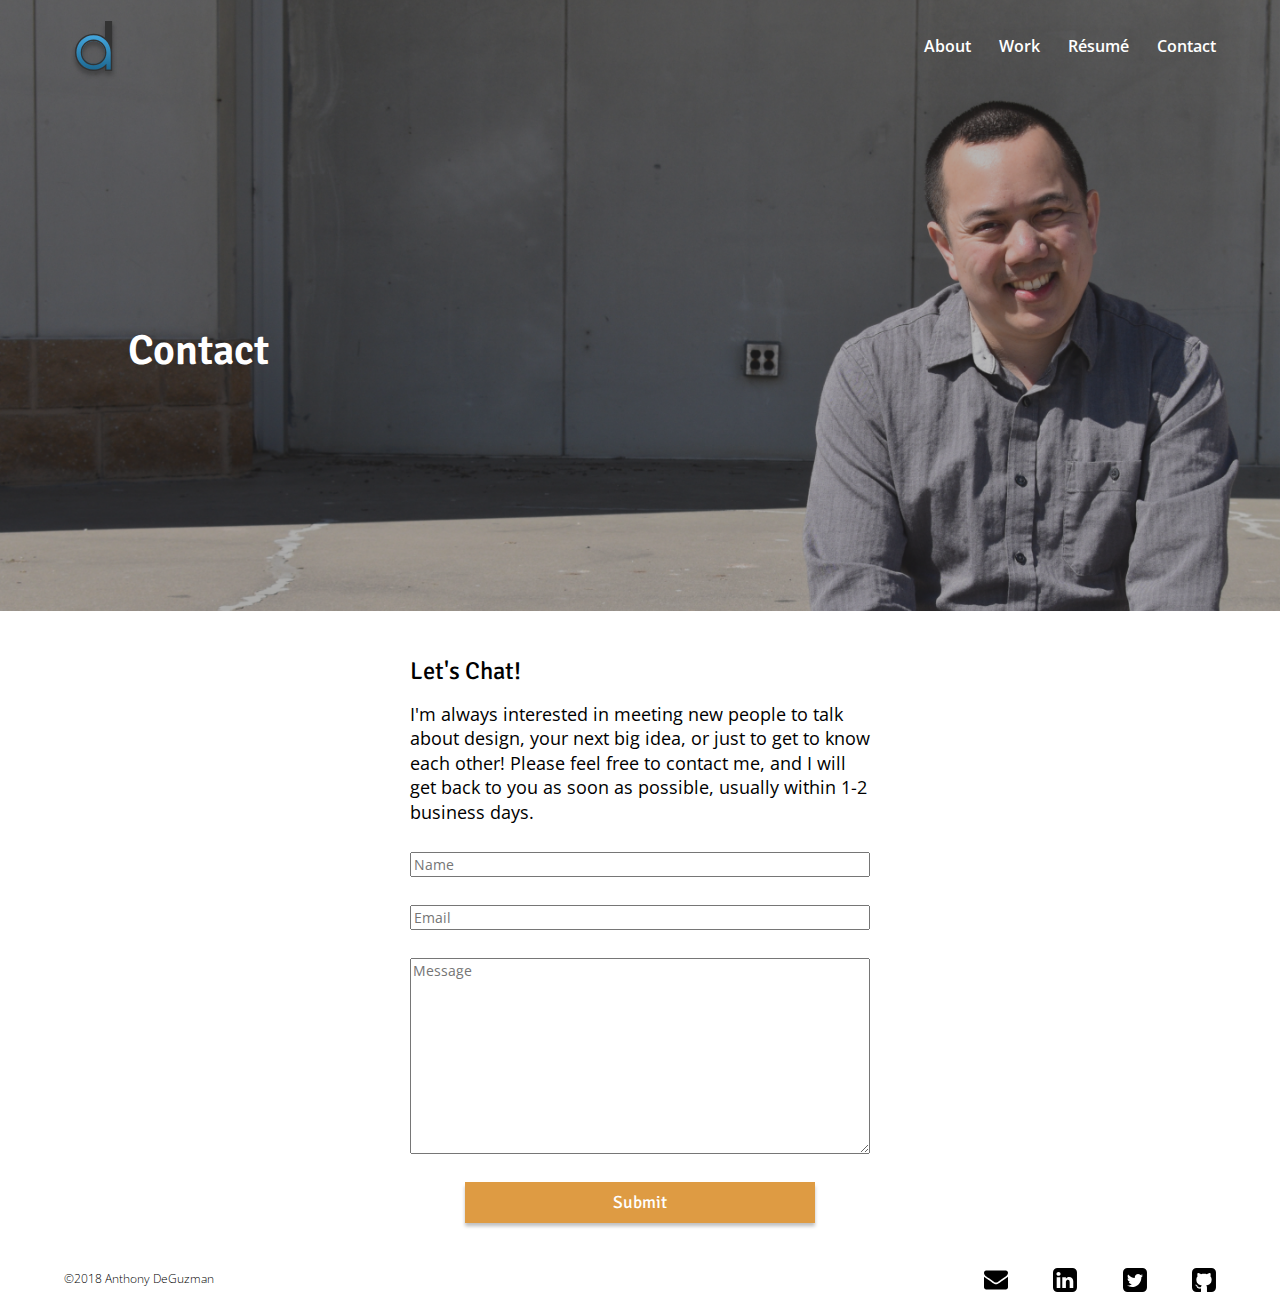
<file: contact.html>
<!DOCTYPE html>
<html>
  <head>
    <meta http-equiv="X-UA-Compatible" content="IE=Edge">
    <meta charset="utf-8">
    <meta name="viewport" content="width=device-width, initial-scale=1">
    <title>Anthony DeGuzman | UX/UI Designer</title>
    <link rel="shortcut icon" href="assets/global/logo.ico" type="image/x-icon">
    <link rel="icon" href="assets/global/logo.ico" type="image/x-icon">

    <!-- Styles -->
    <link rel="stylesheet" href="styles/reset.css">
    <link rel="stylesheet" href="https://fonts.googleapis.com/css?family=Open+Sans|Signika:300,400,600,700">
    <link rel="stylesheet" href="https://cdnjs.cloudflare.com/ajax/libs/font-awesome/4.7.0/css/font-awesome.min.css">
    <link rel="stylesheet" href="styles/style.css">
  </head>

  <body>
    <header id="about-contact-header">
      <nav>
        <a href="index.html">
          <img src="assets/global/logo.svg" alt="Anthony DeGuzman">
        </a>
        <ul id="nav-menu">
          <li><a href="contact.html">Contact</a></li>
          <li><a href="resume.html">Résumé</a></li>
          <li><a href="index.html#projects">Work</a></li>
          <li><a href="about.html">About</a></li>
        </ul>
        <a href="javascript:void(0);" class="icon hamburger" onclick="myFunction()"><i class="fa fa-bars"></i></a>
      </nav>
      <div id="about-contact-text">
        <h1>Contact</h1>
      </div>
    </header>

    <main>
      <section id="contact-information">
        <div class="container">
          <h3>Let's Chat!</h3>
          <p>I'm always interested in meeting new people to talk about design, your next big idea, or just to get to know each other! Please feel free to contact me, and I will get back to you as soon as possible, usually within 1-2 business days.</p>
        </div>
      </section>


      <section id="contact-form">
        <div class="container">
          <form action="https://getsimpleform.com/messages?form_api_token=d659028d1ebb6e0300e319fbe34a96ad" method="post">
            <input type="hidden" name="redirect_to" value="http://anthony-deguzman.design/thank.html">
            <input type="text" name="name" placeholder="Name">
            <input type="text" name="email" placeholder="Email">
            <textarea name="message" placeholder="Message" rows="10" cols="50"></textarea>
            <input id="submit" class="btn" type="submit" value="Submit">
          </form>
        </div>
      </section>
    </main>

    <footer id="white-footer">
      <div id="dark-copyright">©2018 Anthony DeGuzman</div>
      <div id="footer-icons">
        <!-- contact svg -->
        <a href="contact.html">
          <svg id="contact-svg" width="24" height="24" viewBox="0 0 439 439" xmlns="http://www.w3.org/2000/svg">
            <path d="M42.1353 106.32C47.6885 110.238 64.4282 121.877 92.355 141.229C120.283 160.582 141.677 175.483 156.54 185.933C158.172 187.078 161.641 189.568 166.948 193.406C172.256 197.247 176.667 200.351 180.176 202.718C183.688 205.084 187.934 207.739 192.917 210.678C197.899 213.614 202.595 215.823 207.005 217.285C211.415 218.759 215.498 219.489 219.253 219.489H219.5H219.747C223.502 219.489 227.587 218.758 231.997 217.285C236.405 215.823 241.105 213.612 246.083 210.678C251.063 207.736 255.308 205.084 258.82 202.718C262.332 200.351 266.739 197.247 272.049 193.406C277.355 189.565 280.828 187.078 282.461 185.933C297.484 175.483 335.704 148.942 397.109 106.315C409.031 97.989 418.991 87.9429 426.992 76.1834C435 64.429 438.999 52.098 438.999 39.1973C438.999 28.4168 435.118 19.1885 427.36 11.5133C419.602 3.83633 410.414 -2.61855e-07 399.802 -2.61855e-07H39.1947C26.6201 -2.61855e-07 16.943 4.24562 10.1653 12.7368C3.38843 21.2298 0 31.8456 0 44.5833C0 54.8721 4.49273 66.0216 13.4739 78.0248C22.4542 90.0289 32.0112 99.4614 42.1353 106.32Z" transform="translate(0 48)" fill="black"/>
            <path d="M414.498 21.3122C360.936 57.5655 320.264 85.7403 292.504 105.831C283.195 112.687 275.643 118.04 269.844 121.875C264.044 125.713 256.331 129.633 246.694 133.632C237.06 137.638 228.081 139.634 219.75 139.634H219.5H219.254C210.925 139.634 201.941 137.638 192.307 133.632C182.673 129.633 174.955 125.713 169.157 121.875C163.361 118.04 155.807 112.687 146.499 105.831C124.449 89.6633 83.8655 61.4868 24.7452 21.3122C15.4337 15.1102 7.18614 8.00128 0 -3.03752e-06V194.506C0 205.292 3.83633 214.515 11.5133 222.191C19.1885 229.87 28.4177 233.708 39.1973 233.708H399.805C410.582 233.708 419.811 229.87 427.487 222.191C435.165 214.513 439 205.293 439 194.506V-3.03752e-06C431.976 7.83568 423.813 14.9446 414.498 21.3122Z" transform="translate(0 159.217)" fill="black"/>
          </svg>
        </a>
        <!-- linkedin svg -->
        <a href="https://www.linkedin.com/in/anthony-deguzman" target="_blank">
          <svg id="linkedin-svg" width="24" height="24" viewBox="0 0 439 439" xmlns="http://www.w3.org/2000/svg">
            <path d="M414.407 24.123C398.33 8.042 378.96 0 356.312 0H82.225C59.577 0 40.207 8.042 24.123 24.123C8.042 40.207 0 59.576 0 82.225V356.309C0 378.956 8.042 398.327 24.123 414.411C40.207 430.495 59.577 438.537 82.225 438.537H356.309C378.957 438.537 398.327 430.495 414.404 414.411C430.488 398.327 438.53 378.957 438.53 356.309V82.225C438.529 59.576 430.487 40.204 414.407 24.123ZM133.615 367.157H67.663V169.016H133.615V367.157ZM127.623 132.332C120.772 138.899 111.73 142.183 100.499 142.183H100.211C89.363 142.183 80.563 138.899 73.804 132.332C67.044 125.765 63.666 117.629 63.666 107.922C63.666 98.025 67.142 89.839 74.087 83.366C81.037 76.895 90.029 73.658 101.067 73.658C112.106 73.658 120.957 76.895 127.62 83.366C134.281 89.839 137.708 98.025 137.897 107.922C137.896 117.625 134.474 125.761 127.623 132.332ZM370.87 367.157H304.918V261.237C304.918 231.358 293.882 216.414 271.802 216.414C263.428 216.414 256.382 218.745 250.674 223.409C244.959 228.07 240.678 233.733 237.827 240.4C236.492 243.822 235.828 249.15 235.828 256.381V367.156H169.876C170.447 247.627 170.447 181.577 169.876 169.014H235.828V196.988C249.695 175.307 269.386 164.444 294.929 164.444C317.769 164.444 336.139 171.964 350.033 186.998C363.928 202.035 370.874 224.212 370.874 253.517V367.157H370.87Z" fill="black"/>
          </svg>
        </a>
        <!-- twitter svg -->
        <a href="https://www.twitter.com/adeguzman110" target="_blank">
          <svg id="twitter-svg" width="24" height="24" viewBox="0 0 439 439" xmlns="http://www.w3.org/2000/svg">
            <path d="M414.407 24.123C398.33 8.042 378.96 0 356.312 0H82.225C59.577 0 40.207 8.042 24.123 24.123C8.042 40.207 0 59.576 0 82.225V356.309C0 378.956 8.042 398.327 24.123 414.411C40.207 430.495 59.577 438.537 82.225 438.537H356.309C378.957 438.537 398.327 430.495 414.404 414.411C430.488 398.327 438.53 378.957 438.53 356.309V82.225C438.529 59.576 430.487 40.204 414.407 24.123ZM335.468 168.735C335.659 170.448 335.756 173.013 335.756 176.445C335.756 192.434 333.422 208.47 328.761 224.549C324.1 240.636 316.961 256.053 307.345 270.803C297.739 285.552 286.271 298.594 272.949 309.918C259.624 321.238 243.638 330.283 224.981 337.035C206.333 343.797 186.344 347.178 165.028 347.178C131.912 347.178 101.268 338.226 73.097 320.342C77.665 320.91 82.426 321.197 87.372 321.197C114.972 321.197 139.811 312.632 161.891 295.497C148.95 295.312 137.385 291.318 127.203 283.506C117.018 275.703 109.93 265.807 105.932 253.815C110.879 254.575 114.59 254.952 117.064 254.952C121.251 254.952 126.106 254.192 131.624 252.673C117.73 250.004 106.026 243.111 96.509 231.976C86.99 220.84 82.232 208.136 82.232 193.862V193.291C92.317 198.046 101.834 200.52 110.781 200.713C93.46 189.1 84.8 172.448 84.8 150.75C84.8 140.09 87.558 130.003 93.078 120.486C108.113 138.95 126.389 153.699 147.894 164.738C169.401 175.776 192.434 181.965 216.986 183.296C216.036 179.68 215.559 175.11 215.559 169.592C215.559 153.03 221.412 138.9 233.119 127.193C244.822 115.487 258.956 109.632 275.513 109.632C293.028 109.632 307.592 115.915 319.201 128.478C332.335 126.004 345.093 121.148 357.461 113.918C352.704 128.57 343.848 139.706 330.911 147.32C343.279 145.604 354.791 142.37 365.448 137.612C357.455 149.793 347.459 160.166 335.468 168.735Z" fill="black"/>
          </svg>
        </a>
        <!-- github svg -->
        <a href="//github.com/deguzman110" target="_blank">
          <svg id="github-svg" width="24" height="24" viewBox="0 0 439 439" xmlns="http://www.w3.org/2000/svg">
            <path d="M4.06285 0.0886765C1.01385 0.656676 -0.318156 2.08768 0.0638442 4.36968C0.443844 6.65268 2.15684 7.41567 5.20184 6.65267C8.25084 5.89267 9.58185 4.55766 9.19885 2.65566C8.82085 0.563663 7.10785 -0.294324 4.06285 0.0886765Z" transform="translate(154.11 352.51)" fill="black"/>
            <path d="M4.568 0.0767633C1.522 0.0767633 1.83105e-06 1.11774 1.83105e-06 3.21574C1.83105e-06 5.68974 1.619 6.73374 4.853 6.35374C7.899 6.35374 9.42301 5.30674 9.42301 3.21574C9.42301 0.74474 7.804 -0.306237 4.568 0.0767633Z" transform="translate(137.33 354.808)" fill="black"/>
            <path d="M0.216835 2.30261C-0.543165 4.39761 0.694834 5.82161 3.92783 6.58661C6.78283 7.72361 8.59184 7.15462 9.35184 4.87262C9.92385 2.78162 8.68584 1.2626 5.64084 0.304597C2.78484 -0.454403 0.977835 0.202613 0.216835 2.30261Z" transform="translate(119.412 351.719)" fill="black"/>
            <path d="M414.41 24.123C398.326 8.042 378.964 0 356.309 0H82.225C59.577 0 40.208 8.042 24.123 24.123C8.042 40.207 0 59.576 0 82.225V356.313C0 378.963 8.042 398.33 24.123 414.411C40.207 430.495 59.577 438.537 82.225 438.537H146.178C150.362 438.537 153.505 438.393 155.598 438.113C157.69 437.825 159.782 436.587 161.877 434.396C163.973 432.209 165.017 429.02 165.017 424.834C165.017 424.266 164.967 417.788 164.873 405.417C164.776 393.042 164.729 383.241 164.729 376.007L158.162 377.15C153.975 377.91 148.693 378.245 142.316 378.149C135.942 378.053 129.326 377.389 122.475 376.151C115.62 374.912 109.246 372.058 103.345 367.589C97.447 363.112 93.26 357.261 90.785 350.03L87.929 343.459C86.026 339.086 83.03 334.23 78.937 328.905C74.844 323.573 70.705 319.956 66.518 318.053L64.519 316.625C63.188 315.674 61.951 314.527 60.808 313.196C59.667 311.861 58.811 310.527 58.24 309.199C57.669 307.864 58.143 306.769 59.667 305.91C61.191 305.055 63.948 304.631 67.947 304.631L73.655 305.486C77.463 306.246 82.171 308.528 87.789 312.337C93.403 316.143 98.018 321.091 101.635 327.18C106.015 334.986 111.292 340.93 117.481 345.023C123.665 349.12 129.9 351.166 136.18 351.166C142.46 351.166 147.884 350.69 152.454 349.742C157.019 348.788 161.302 347.357 165.301 345.454C167.014 332.703 171.678 322.895 179.289 316.044C168.441 314.901 158.687 313.19 150.024 310.904C141.366 308.618 132.419 304.909 123.189 299.768C113.955 294.628 106.295 288.256 100.204 280.638C94.114 273.02 89.116 263.028 85.217 250.66C81.316 238.285 79.365 224.008 79.365 207.831C79.365 184.802 86.886 165.194 101.922 149.017C94.878 131.697 95.543 112.285 103.919 90.775C109.439 89.061 117.625 90.347 128.473 94.63C139.323 98.916 147.267 102.581 152.313 105.622C157.359 108.664 161.402 111.236 164.448 113.332C182.153 108.383 200.424 105.909 219.266 105.909C238.107 105.909 256.381 108.383 274.087 113.332L284.936 106.48C292.362 101.91 301.116 97.723 311.205 93.918C321.293 90.112 329 89.064 334.332 90.778C342.894 112.288 343.66 131.7 336.611 149.019C351.647 165.198 359.17 184.805 359.17 207.834C359.17 224.014 357.219 238.339 353.318 250.803C349.42 263.27 344.379 273.266 338.188 280.784C332.004 288.303 324.294 294.627 315.064 299.77C305.832 304.907 296.886 308.623 288.224 310.902C279.563 313.188 269.81 314.906 258.961 316.049C268.852 324.611 273.8 338.121 273.8 356.587V424.825C273.8 428.062 274.272 430.677 275.224 432.676C276.182 434.674 277.702 436.05 279.795 436.817C281.897 437.577 283.744 438.052 285.366 438.241C286.988 438.432 289.315 438.528 292.361 438.528H356.314C378.962 438.528 398.332 430.486 414.409 414.402C430.493 398.318 438.535 378.948 438.535 356.3V82.225C438.533 59.576 430.491 40.204 414.41 24.123Z" fill="black"/>
            <path d="M0.873383 0.688008C-0.457617 1.63601 -0.267619 3.15901 1.44538 5.25301C3.35138 7.15501 4.87238 7.44199 6.01538 6.10799C7.34638 5.15999 7.15638 3.63699 5.44038 1.53899C3.53838 -0.171009 2.01638 -0.457992 0.873383 0.688008Z" transform="translate(85.9197 318.507)" fill="black"/>
            <path d="M0.197136 0.896248C-0.372864 2.23125 0.293137 3.37424 2.19614 4.32224C3.71714 5.27724 4.95814 5.08925 5.90714 3.75425C6.47714 2.41925 5.81113 1.27624 3.90813 0.321236C2.00514 -0.250764 0.768136 -0.0587522 0.197136 0.896248Z" transform="translate(77.1769 311.161)" fill="black"/>
            <path d="M1.28625 0.701878C-0.428746 1.64988 -0.428746 3.36787 1.28625 5.83887C2.99925 8.31687 4.61425 8.98089 6.13925 7.83689C7.85325 6.50289 7.85325 4.69489 6.13925 2.40989C4.61825 -0.0581138 2.99925 -0.636122 1.28625 0.701878Z" transform="translate(94.3597 329.629)" fill="black"/>
            <path d="M1.05267 1.09893C-0.661325 2.62493 -0.283327 4.42591 2.19467 6.52691C4.47567 8.80591 6.37967 9.09291 7.90267 7.37591C9.42667 5.85691 9.04568 4.04992 6.76067 1.95592C4.47968 -0.324075 2.57567 -0.61207 1.05267 1.09893Z" transform="translate(104.588 342.075)" fill="black"/>
          </svg>
        </a>
      </div>
    </footer>

    <!-- Scripts -->
    <script src="scripts/responsive.js"></script>
    <script async src="https://www.googletagmanager.com/gtag/js?id=UA-120392106-1"></script>
    <script>
    window.dataLayer = window.dataLayer || [];
    function gtag(){dataLayer.push(arguments);}
    gtag('js', new Date());
    gtag('config', 'UA-120392106-1');
    </script>
  </body>
</html>
</file>
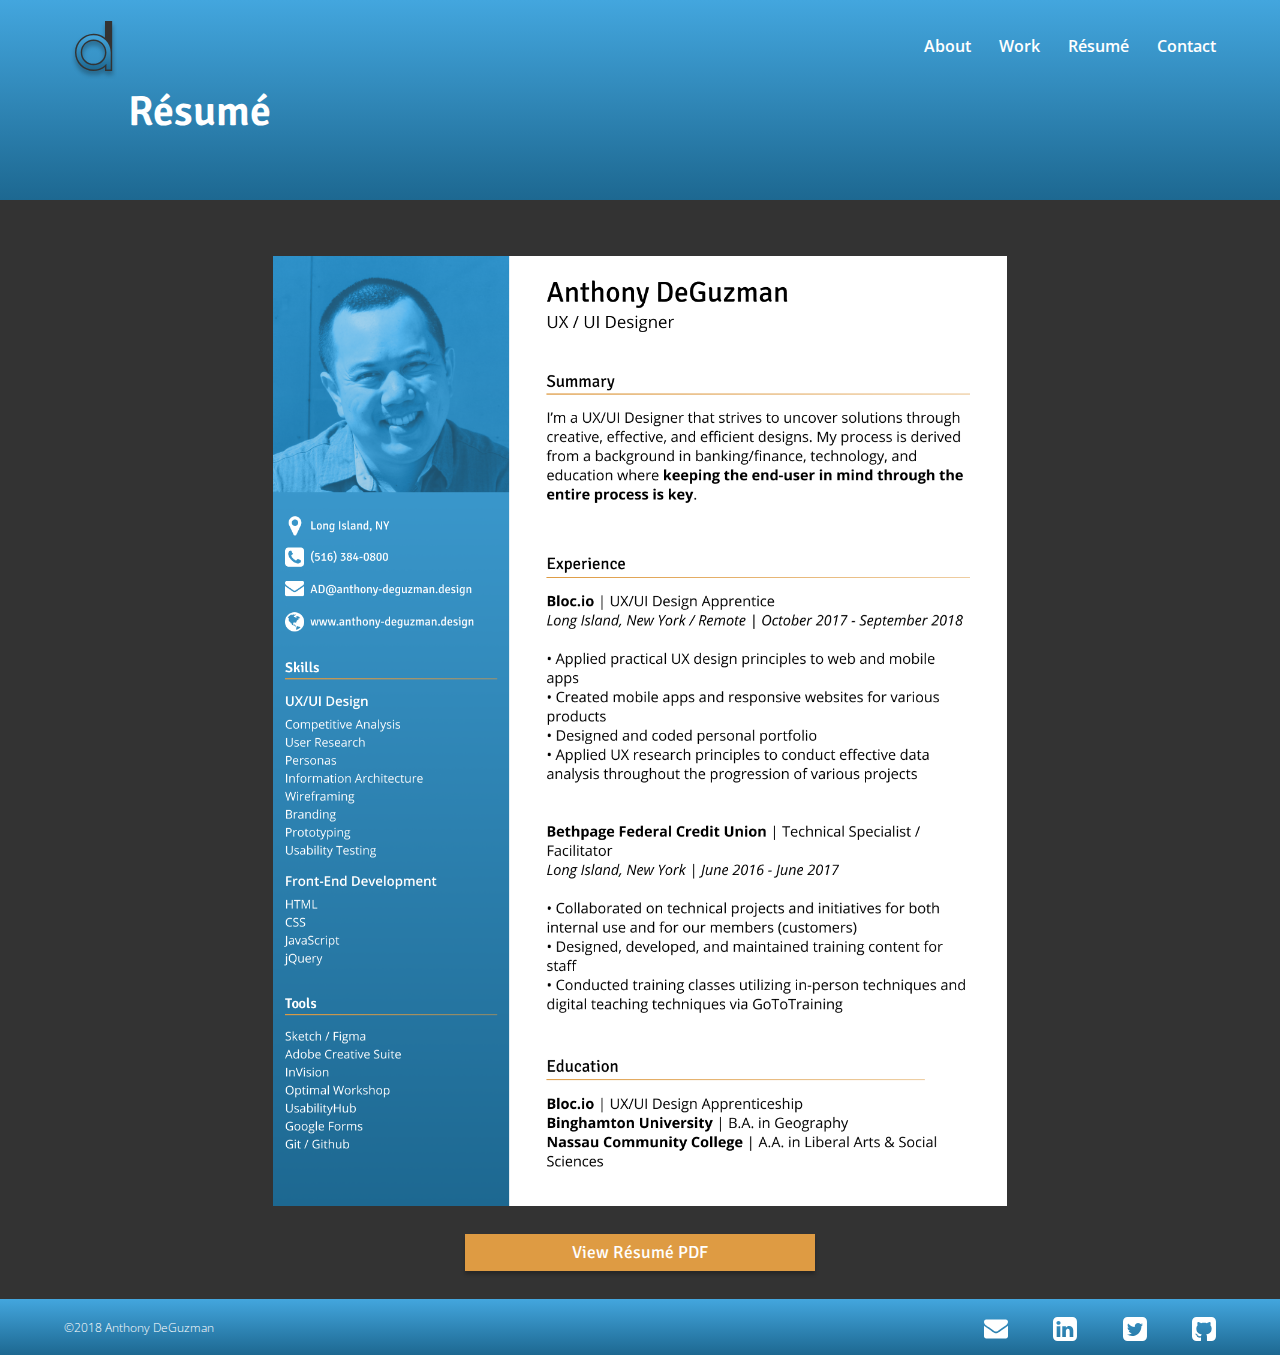
<file: resume.html>
<!DOCTYPE html>
<html>
  <head>
    <meta http-equiv="X-UA-Compatible" content="IE=Edge">
    <meta charset="utf-8">
    <meta name="viewport" content="width=device-width, initial-scale=1">
    <title>Anthony DeGuzman | UX/UI Designer</title>
    <link rel="shortcut icon" href="assets/global/logo.ico" type="image/x-icon">
    <link rel="icon" href="assets/global/logo.ico" type="image/x-icon">

    <!-- Styles -->
    <link rel="stylesheet" href="styles/reset.css">
    <link rel="stylesheet" href="https://fonts.googleapis.com/css?family=Open+Sans|Signika:300,400,600,700">
    <link rel="stylesheet" href="https://cdnjs.cloudflare.com/ajax/libs/font-awesome/4.7.0/css/font-awesome.min.css">
    <link rel="stylesheet" href="styles/style.css">
  </head>

  <body>
    <header id="resume-header">
      <nav>
        <a href="index.html">
          <img src="assets/global/logo.svg" alt="Anthony DeGuzman">
        </a>
        <ul id="nav-menu">
          <li><a href="contact.html">Contact</a></li>
          <li><a href="resume.html">Résumé</a></li>
          <li><a href="index.html#projects">Work</a></li>
          <li><a href="about.html">About</a></li>
        </ul>
        <a href="javascript:void(0);" class="icon hamburger" onclick="myFunction()"><i class="fa fa-bars"></i></a>
      </nav>
      <h1>Résumé</h1>
    </header>

    <main>
      <section id="resume-color">
        <div id="resume-section">
          <img id="resume-png" src="assets/resume/AD-Resume.png" alt="resume">
          <a href="assets/resume/AD-Resume.pdf" target="blank" class="btn" id="resume-btn">View Résumé PDF</a>
        </div>
      </section>
    </main>

    <footer>
      <div id="copyright">©2018 Anthony DeGuzman</div>
      <div id="footer-icons">
        <!-- contact svg -->
        <a href="contact.html">
          <svg id="contact-svg" width="24" height="24" viewBox="0 0 439 439" xmlns="http://www.w3.org/2000/svg">
            <path d="M42.1353 106.32C47.6885 110.238 64.4282 121.877 92.355 141.229C120.283 160.582 141.677 175.483 156.54 185.933C158.172 187.078 161.641 189.568 166.948 193.406C172.256 197.247 176.667 200.351 180.176 202.718C183.688 205.084 187.934 207.739 192.917 210.678C197.899 213.614 202.595 215.823 207.005 217.285C211.415 218.759 215.498 219.489 219.253 219.489H219.5H219.747C223.502 219.489 227.587 218.758 231.997 217.285C236.405 215.823 241.105 213.612 246.083 210.678C251.063 207.736 255.308 205.084 258.82 202.718C262.332 200.351 266.739 197.247 272.049 193.406C277.355 189.565 280.828 187.078 282.461 185.933C297.484 175.483 335.704 148.942 397.109 106.315C409.031 97.989 418.991 87.9429 426.992 76.1834C435 64.429 438.999 52.098 438.999 39.1973C438.999 28.4168 435.118 19.1885 427.36 11.5133C419.602 3.83633 410.414 -2.61855e-07 399.802 -2.61855e-07H39.1947C26.6201 -2.61855e-07 16.943 4.24562 10.1653 12.7368C3.38843 21.2298 0 31.8456 0 44.5833C0 54.8721 4.49273 66.0216 13.4739 78.0248C22.4542 90.0289 32.0112 99.4614 42.1353 106.32Z" transform="translate(0 48)" fill="white"/>
            <path d="M414.498 21.3122C360.936 57.5655 320.264 85.7403 292.504 105.831C283.195 112.687 275.643 118.04 269.844 121.875C264.044 125.713 256.331 129.633 246.694 133.632C237.06 137.638 228.081 139.634 219.75 139.634H219.5H219.254C210.925 139.634 201.941 137.638 192.307 133.632C182.673 129.633 174.955 125.713 169.157 121.875C163.361 118.04 155.807 112.687 146.499 105.831C124.449 89.6633 83.8655 61.4868 24.7452 21.3122C15.4337 15.1102 7.18614 8.00128 0 -3.03752e-06V194.506C0 205.292 3.83633 214.515 11.5133 222.191C19.1885 229.87 28.4177 233.708 39.1973 233.708H399.805C410.582 233.708 419.811 229.87 427.487 222.191C435.165 214.513 439 205.293 439 194.506V-3.03752e-06C431.976 7.83568 423.813 14.9446 414.498 21.3122Z" transform="translate(0 159.217)" fill="white"/>
          </svg>
        </a>
        <!-- linkedin svg -->
        <a href="https://www.linkedin.com/in/anthony-deguzman" target="_blank">
          <svg id="linkedin-svg" width="24" height="24" viewBox="0 0 439 439" xmlns="http://www.w3.org/2000/svg">
            <path d="M414.407 24.123C398.33 8.042 378.96 0 356.312 0H82.225C59.577 0 40.207 8.042 24.123 24.123C8.042 40.207 0 59.576 0 82.225V356.309C0 378.956 8.042 398.327 24.123 414.411C40.207 430.495 59.577 438.537 82.225 438.537H356.309C378.957 438.537 398.327 430.495 414.404 414.411C430.488 398.327 438.53 378.957 438.53 356.309V82.225C438.529 59.576 430.487 40.204 414.407 24.123ZM133.615 367.157H67.663V169.016H133.615V367.157ZM127.623 132.332C120.772 138.899 111.73 142.183 100.499 142.183H100.211C89.363 142.183 80.563 138.899 73.804 132.332C67.044 125.765 63.666 117.629 63.666 107.922C63.666 98.025 67.142 89.839 74.087 83.366C81.037 76.895 90.029 73.658 101.067 73.658C112.106 73.658 120.957 76.895 127.62 83.366C134.281 89.839 137.708 98.025 137.897 107.922C137.896 117.625 134.474 125.761 127.623 132.332ZM370.87 367.157H304.918V261.237C304.918 231.358 293.882 216.414 271.802 216.414C263.428 216.414 256.382 218.745 250.674 223.409C244.959 228.07 240.678 233.733 237.827 240.4C236.492 243.822 235.828 249.15 235.828 256.381V367.156H169.876C170.447 247.627 170.447 181.577 169.876 169.014H235.828V196.988C249.695 175.307 269.386 164.444 294.929 164.444C317.769 164.444 336.139 171.964 350.033 186.998C363.928 202.035 370.874 224.212 370.874 253.517V367.157H370.87Z" fill="white"/>
          </svg>
        </a>
        <!-- twitter svg -->
        <a href="https://www.twitter.com/adeguzman110" target="_blank">
          <svg id="twitter-svg" width="24" height="24" viewBox="0 0 439 439" xmlns="http://www.w3.org/2000/svg">
            <path d="M414.407 24.123C398.33 8.042 378.96 0 356.312 0H82.225C59.577 0 40.207 8.042 24.123 24.123C8.042 40.207 0 59.576 0 82.225V356.309C0 378.956 8.042 398.327 24.123 414.411C40.207 430.495 59.577 438.537 82.225 438.537H356.309C378.957 438.537 398.327 430.495 414.404 414.411C430.488 398.327 438.53 378.957 438.53 356.309V82.225C438.529 59.576 430.487 40.204 414.407 24.123ZM335.468 168.735C335.659 170.448 335.756 173.013 335.756 176.445C335.756 192.434 333.422 208.47 328.761 224.549C324.1 240.636 316.961 256.053 307.345 270.803C297.739 285.552 286.271 298.594 272.949 309.918C259.624 321.238 243.638 330.283 224.981 337.035C206.333 343.797 186.344 347.178 165.028 347.178C131.912 347.178 101.268 338.226 73.097 320.342C77.665 320.91 82.426 321.197 87.372 321.197C114.972 321.197 139.811 312.632 161.891 295.497C148.95 295.312 137.385 291.318 127.203 283.506C117.018 275.703 109.93 265.807 105.932 253.815C110.879 254.575 114.59 254.952 117.064 254.952C121.251 254.952 126.106 254.192 131.624 252.673C117.73 250.004 106.026 243.111 96.509 231.976C86.99 220.84 82.232 208.136 82.232 193.862V193.291C92.317 198.046 101.834 200.52 110.781 200.713C93.46 189.1 84.8 172.448 84.8 150.75C84.8 140.09 87.558 130.003 93.078 120.486C108.113 138.95 126.389 153.699 147.894 164.738C169.401 175.776 192.434 181.965 216.986 183.296C216.036 179.68 215.559 175.11 215.559 169.592C215.559 153.03 221.412 138.9 233.119 127.193C244.822 115.487 258.956 109.632 275.513 109.632C293.028 109.632 307.592 115.915 319.201 128.478C332.335 126.004 345.093 121.148 357.461 113.918C352.704 128.57 343.848 139.706 330.911 147.32C343.279 145.604 354.791 142.37 365.448 137.612C357.455 149.793 347.459 160.166 335.468 168.735Z" fill="white"/>
          </svg>
        </a>
        <!-- github svg -->
        <a href="//github.com/deguzman110" target="_blank">
          <svg id="github-svg" width="24" height="24" viewBox="0 0 439 439" xmlns="http://www.w3.org/2000/svg">
            <path d="M4.06285 0.0886765C1.01385 0.656676 -0.318156 2.08768 0.0638442 4.36968C0.443844 6.65268 2.15684 7.41567 5.20184 6.65267C8.25084 5.89267 9.58185 4.55766 9.19885 2.65566C8.82085 0.563663 7.10785 -0.294324 4.06285 0.0886765Z" transform="translate(154.11 352.51)" fill="white"/>
            <path d="M4.568 0.0767633C1.522 0.0767633 1.83105e-06 1.11774 1.83105e-06 3.21574C1.83105e-06 5.68974 1.619 6.73374 4.853 6.35374C7.899 6.35374 9.42301 5.30674 9.42301 3.21574C9.42301 0.74474 7.804 -0.306237 4.568 0.0767633Z" transform="translate(137.33 354.808)" fill="white"/>
            <path d="M0.216835 2.30261C-0.543165 4.39761 0.694834 5.82161 3.92783 6.58661C6.78283 7.72361 8.59184 7.15462 9.35184 4.87262C9.92385 2.78162 8.68584 1.2626 5.64084 0.304597C2.78484 -0.454403 0.977835 0.202613 0.216835 2.30261Z" transform="translate(119.412 351.719)" fill="white"/>
            <path d="M414.41 24.123C398.326 8.042 378.964 0 356.309 0H82.225C59.577 0 40.208 8.042 24.123 24.123C8.042 40.207 0 59.576 0 82.225V356.313C0 378.963 8.042 398.33 24.123 414.411C40.207 430.495 59.577 438.537 82.225 438.537H146.178C150.362 438.537 153.505 438.393 155.598 438.113C157.69 437.825 159.782 436.587 161.877 434.396C163.973 432.209 165.017 429.02 165.017 424.834C165.017 424.266 164.967 417.788 164.873 405.417C164.776 393.042 164.729 383.241 164.729 376.007L158.162 377.15C153.975 377.91 148.693 378.245 142.316 378.149C135.942 378.053 129.326 377.389 122.475 376.151C115.62 374.912 109.246 372.058 103.345 367.589C97.447 363.112 93.26 357.261 90.785 350.03L87.929 343.459C86.026 339.086 83.03 334.23 78.937 328.905C74.844 323.573 70.705 319.956 66.518 318.053L64.519 316.625C63.188 315.674 61.951 314.527 60.808 313.196C59.667 311.861 58.811 310.527 58.24 309.199C57.669 307.864 58.143 306.769 59.667 305.91C61.191 305.055 63.948 304.631 67.947 304.631L73.655 305.486C77.463 306.246 82.171 308.528 87.789 312.337C93.403 316.143 98.018 321.091 101.635 327.18C106.015 334.986 111.292 340.93 117.481 345.023C123.665 349.12 129.9 351.166 136.18 351.166C142.46 351.166 147.884 350.69 152.454 349.742C157.019 348.788 161.302 347.357 165.301 345.454C167.014 332.703 171.678 322.895 179.289 316.044C168.441 314.901 158.687 313.19 150.024 310.904C141.366 308.618 132.419 304.909 123.189 299.768C113.955 294.628 106.295 288.256 100.204 280.638C94.114 273.02 89.116 263.028 85.217 250.66C81.316 238.285 79.365 224.008 79.365 207.831C79.365 184.802 86.886 165.194 101.922 149.017C94.878 131.697 95.543 112.285 103.919 90.775C109.439 89.061 117.625 90.347 128.473 94.63C139.323 98.916 147.267 102.581 152.313 105.622C157.359 108.664 161.402 111.236 164.448 113.332C182.153 108.383 200.424 105.909 219.266 105.909C238.107 105.909 256.381 108.383 274.087 113.332L284.936 106.48C292.362 101.91 301.116 97.723 311.205 93.918C321.293 90.112 329 89.064 334.332 90.778C342.894 112.288 343.66 131.7 336.611 149.019C351.647 165.198 359.17 184.805 359.17 207.834C359.17 224.014 357.219 238.339 353.318 250.803C349.42 263.27 344.379 273.266 338.188 280.784C332.004 288.303 324.294 294.627 315.064 299.77C305.832 304.907 296.886 308.623 288.224 310.902C279.563 313.188 269.81 314.906 258.961 316.049C268.852 324.611 273.8 338.121 273.8 356.587V424.825C273.8 428.062 274.272 430.677 275.224 432.676C276.182 434.674 277.702 436.05 279.795 436.817C281.897 437.577 283.744 438.052 285.366 438.241C286.988 438.432 289.315 438.528 292.361 438.528H356.314C378.962 438.528 398.332 430.486 414.409 414.402C430.493 398.318 438.535 378.948 438.535 356.3V82.225C438.533 59.576 430.491 40.204 414.41 24.123Z" fill="white"/>
            <path d="M0.873383 0.688008C-0.457617 1.63601 -0.267619 3.15901 1.44538 5.25301C3.35138 7.15501 4.87238 7.44199 6.01538 6.10799C7.34638 5.15999 7.15638 3.63699 5.44038 1.53899C3.53838 -0.171009 2.01638 -0.457992 0.873383 0.688008Z" transform="translate(85.9197 318.507)" fill="white"/>
            <path d="M0.197136 0.896248C-0.372864 2.23125 0.293137 3.37424 2.19614 4.32224C3.71714 5.27724 4.95814 5.08925 5.90714 3.75425C6.47714 2.41925 5.81113 1.27624 3.90813 0.321236C2.00514 -0.250764 0.768136 -0.0587522 0.197136 0.896248Z" transform="translate(77.1769 311.161)" fill="white"/>
            <path d="M1.28625 0.701878C-0.428746 1.64988 -0.428746 3.36787 1.28625 5.83887C2.99925 8.31687 4.61425 8.98089 6.13925 7.83689C7.85325 6.50289 7.85325 4.69489 6.13925 2.40989C4.61825 -0.0581138 2.99925 -0.636122 1.28625 0.701878Z" transform="translate(94.3597 329.629)" fill="white"/>
            <path d="M1.05267 1.09893C-0.661325 2.62493 -0.283327 4.42591 2.19467 6.52691C4.47567 8.80591 6.37967 9.09291 7.90267 7.37591C9.42667 5.85691 9.04568 4.04992 6.76067 1.95592C4.47968 -0.324075 2.57567 -0.61207 1.05267 1.09893Z" transform="translate(104.588 342.075)" fill="white"/>
          </svg>
        </a>
      </div>
    </footer>

    <!-- Scripts -->
    <script src="scripts/responsive.js"></script>
    <script async src="https://www.googletagmanager.com/gtag/js?id=UA-120392106-1"></script>
    <script>
    window.dataLayer = window.dataLayer || [];
    function gtag(){dataLayer.push(arguments);}
    gtag('js', new Date());
    gtag('config', 'UA-120392106-1');
    </script>
  </body>
</html>
</file>
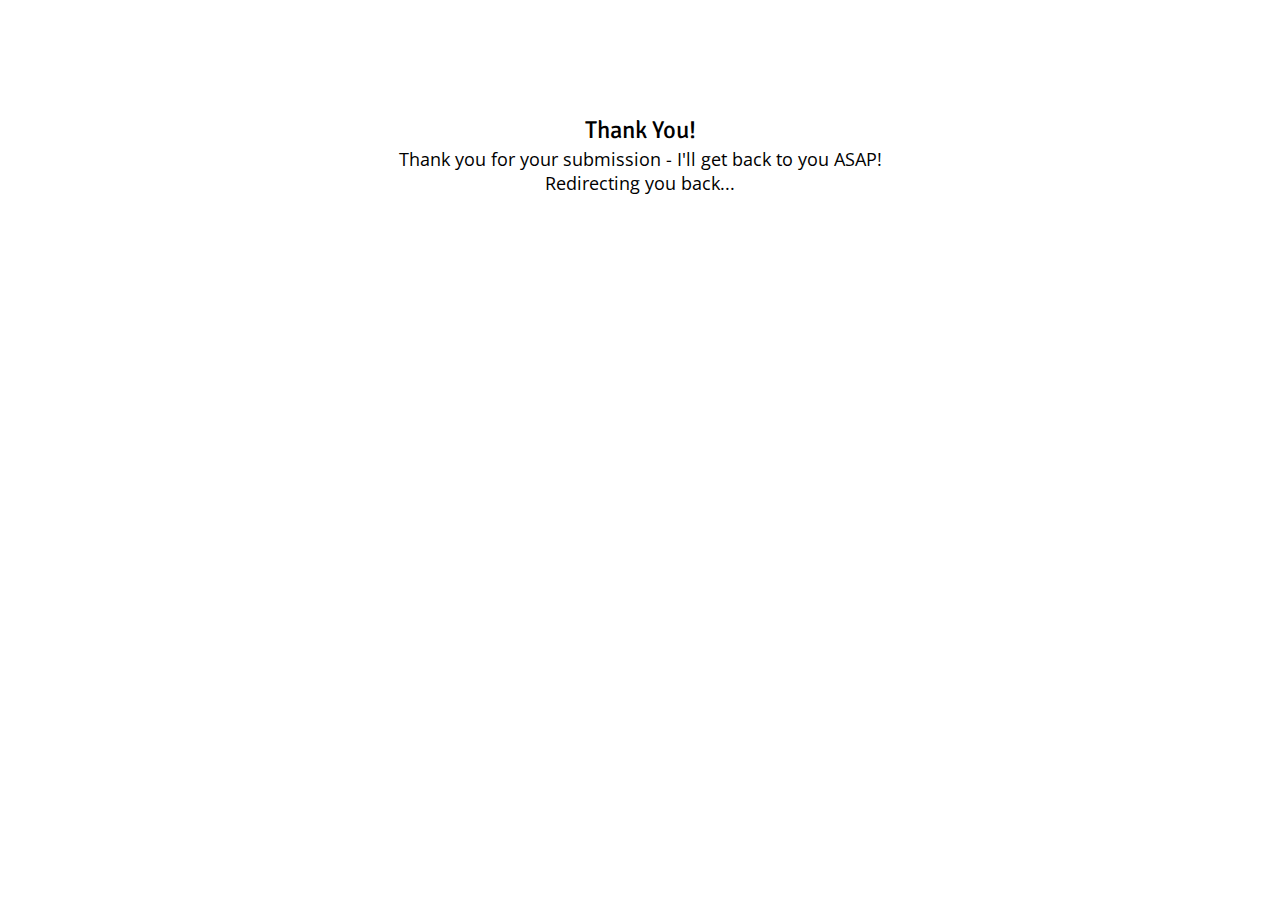
<file: thank.html>
<!DOCTYPE html>
<html>
  <head>
    <meta http-equiv="X-UA-Compatible" content="IE=Edge">
    <meta charset="utf-8">
    <meta name="viewport" content="width=device-width, initial-scale=1">
    <meta http-equiv="Refresh" content="5;url=http://www.anthony-deguzman.design/index.html">
    <title>Anthony DeGuzman | UX/UI Designer</title>
    <link rel="shortcut icon" href="assets/global/logo.ico" type="image/x-icon">
    <link rel="icon" href="assets/global/logo.ico" type="image/x-icon">

    <!-- Styles -->
    <link rel="stylesheet" href="styles/reset.css">
    <link rel="stylesheet" href="https://fonts.googleapis.com/css?family=Open+Sans|Signika:300,400,600,700">
    <link rel="stylesheet" href="https://cdnjs.cloudflare.com/ajax/libs/font-awesome/4.7.0/css/font-awesome.min.css">
    <link rel="stylesheet" href="styles/style.css">
  </head>

  <body>
    <div class="container">
      <div id="thank-you">
        <h3>Thank You!</h3>
        <p>Thank you for your submission - I'll get back to you ASAP!</p>
        <p>Redirecting you back...</p>
      </div>
    </div>

    <!-- Scripts -->
    <script async src="https://www.googletagmanager.com/gtag/js?id=UA-120392106-1"></script>
    <script>
    window.dataLayer = window.dataLayer || [];
    function gtag(){dataLayer.push(arguments);}
    gtag('js', new Date());
    gtag('config', 'UA-120392106-1');
    </script>
  </body>
</html>
</file>
<file: styles/style.css>
* {
  box-sizing: border-box;
}

/*** rem scale ***/
html {
  font-size: 14px;
}

/*** mobile rem scale ***/
@media screen and (max-width: 600px) {
  html {
    font-size: 12px;
  }
}

/*** 4K+ scaling ***/
@media screen and (min-width: 2160px) {
  html body {
    margin: 0 auto;
    width: 2160px;
  }
}

/*** general container styling ***/
.container {
  background-color: #fff;
  margin: 0 auto;
  width: 90%;
}

/*** links and button styling ***/
a {
  text-decoration: none;
}

a:hover, #nav-menu a:hover {
  color: #000;
}

a:active, #nav-menu a:active {
  color: #DE9B43;
}

button, .btn, a.btn, #submit.btn {
  align-items: center;
  background-color: #DE9B43;
  border-style: none;
  box-shadow: 0 0.25rem 0.25rem 0 rgba(0, 0, 0, 0.25);
  display: flex;
  color: #fff;
  cursor: pointer;
  font-family: "Signika", sans-serif;
  font-size: 1.25rem;
  justify-content: center;
  padding: 0.70rem;
  text-align: center;
  width: 90%;
  max-width: 350px;
}

a.btn:hover, #submit.btn:hover {
  background-color: #43A6DE;
  color: #fff;
  cursor: pointer;
}

a.btn:active, #submit.btn:active {
  color: #000;
}

/* mobile buttons */
@media screen and (max-width: 600px) {
  .btn, a.btn, div > .btn {
    width: 100%;
    max-width: 90%;
  }
}

/*** Typography ***/
/* Font families */
h1, h2, h3, h4 { font-family: "Signika", sans-serif; }
h5, h6, p, ul { font-family: "Open Sans", sans-serif; }

/* colors */
h1, h2 { color: #fff; }

/* sizes, heights, weights, and letter-spacing */
h1 { font-size: 3rem; font-weight:600; }
h2 { font-size: 2.25rem; font-weight: 400; line-height: 3rem; }
h3, h4, h5 { font-weight: 400; }
h3 { font-size: 1.75rem; line-height: 2.25rem; }
h4 { font-size: 1.5rem; font-weight: 300; }
h5, h6 { font-size: 0.875rem; }
h5 { letter-spacing: 0.25rem; }
h6 { font-weight: 600; }
p, ul { font-size: 1.25rem; line-height: 1.75rem; }

/* captions */
h6 { color: #fff; margin: 0 auto; }

/* italics */
i { font-style: italic; }

/*** general page structure ***/
header {
  display: inline-block;
  width: 100%;
}

/* navigation */
nav {
  height: 4.5rem;
  margin: 1rem auto;
  max-width: 90%;
}

nav img {
  float: left;
}

nav li {
  font-weight: 600;
  line-height: 2rem;
  margin: 0;
  text-indent: 0;
}

nav .icon {
  display: none;
}

#nav-menu a {
  color: #fff;
  float: right;
  font-size: 1.125rem;
  margin-left: 2rem;
  padding-top: 1.25rem;
}

/* mobile nav */
@media screen and (max-width: 600px) {
    nav img {
      height: 48px;
      width: 48px;
    }

    .fa {
      font-size: 24px;
    }

    nav ul {
      display: none;
    }

    #nav-menu a {
      float: none;
      margin-left: 0;
    }

    #nav-menu a:hover {
      color: #43A6DE;
    }

    nav ul li {
      height: 20px;
      margin: 1rem auto;
    }

    nav a.icon {
      color: #fff;
      display: inline;
      float: right;
      padding: 14px;
    }

    nav ul.opened {
      background: linear-gradient(to bottom right, rgba(51, 51, 51, 0.8), rgba(51, 51, 51, 1));
      display: block;
      height: 150px;
      position: absolute;
      text-align: center;
      top: 70px;
      width: 90%;
    }
}

/* CTA footer */
.footer {
  display: inline-block;
  padding: 7.5vh 0;
  width: 100%;
}

.footer h3, .footer h4 { color: #fff; margin: 0 10%; text-align: center; }
.footer h3 { font-size: 2rem; font-weight: 700; }
.footer h4 { font-size: 1.5rem; font-weight: 400; line-height: 2rem; margin: 2rem auto; max-width: 50%; }

.footer .btn {
  display: flex;
  margin: 0 auto;
}

/* mobile CTA footer styling */
@media screen and (max-width: 900px) {
  .footer h4 {
    max-width: 70%;
  }
}

@media screen and (max-width: 600px) {
  .footer h4 {
    max-width: 90%;
  }

  .footer .btn {
    max-width: 90%;
  }
}

/* footer */
footer {
  background: linear-gradient(#43A6DE, #1D6891);
  height: 4rem;
}

#footer-icons {
  float: right;
  margin: 1.25rem 5% 1rem 1rem;
}

#footer-icons svg {
  margin-left: 3rem;
  width: 24px;
}

#footer-icons svg:hover {
  transform: scale(1.25);
}

#contact-svg:hover path {
  fill: #DE9B43;
}

#linkedin-svg:hover path {
  fill: #00A0DC;
}

#twitter-svg:hover path {
  fill: #1DA1F2;
}

#github-svg:hover path {
  fill: #24292E;
}

#copyright, #dark-copyright {
  color: #fff;
  float: left;
  font-family: "Open Sans", sans-serif;
  font-size: 0.875rem;
  font-weight: 300;
  margin: 1rem 1rem 1rem 5%;
  padding-top: 0.6rem;
}

#dark-copyright { color: #000; }

@media screen and (max-width: 600px) {
  #footer-icons {
    margin: 1.25rem 5% 1rem 0;
  }
}

@media screen and (max-width: 450px) {
  #copyright {
    font-size: 0.75rem;
  }

  #footer-icons svg {
    margin-left: 1rem;
    width: 20px;
    height: 20px;
  }
}

/******************** landing page styling ********************/
/* hero image & header */
header {
  background: url(../assets/landing/landing-page-hero-image.jpg) no-repeat center / cover;
}

#intro-text {
  height: 80vh;
  margin: 0 auto;
  padding: 25vh 0;
  max-width: 42%;
}

#intro-text h1 {
  padding-bottom: 1rem;
}

#changing-word {
  display: inline;
}

#changing-word span {
  display: inline-block;
  margin-left: 5px;
}

#mobile-intro-text {
  display: none;
}

/* tablet landing page header */
@media screen and (max-width: 900px) {
  #index-header {
    background: linear-gradient(#43A6DE, #1D6891);
    text-align: center;
  }

  #intro-text {
    display: none;
  }

  #mobile-intro-text {
    display: block;
    height: 75vh;
    margin: 2rem auto;
    padding: 25vh 0;
    max-width: 70%;
  }

  #mobile-intro-text h1 {
    font-size: 3.5rem;
    line-height: 4.5rem;
    padding-bottom: 2rem;
  }

  #mobile-intro-text h2 {
    font-size: 1.75rem;
    line-height: 2.25rem;
  }
}

/* mobile landing page header */
@media screen and (max-width: 600px) {
  #mobile-intro-text {
    height: 77.5vh;
    max-width: 90%;
  }
}

/* header animation */
#changing-word span {
  animation: "fade" 12s infinite;
  -moz-animation: "fade" 12s infinite;
  -ms-animation: "fade" 12s infinite;
  -webkit-animation: "fade" 12s infinite;
  color: #fff;
  display: inline;
  opacity: 0;
  position: absolute;
}

#changing-word span:nth-child(2) {
  animation-delay: 3s;
  -moz-animation-delay: 3s;
  -ms-animation-delay: 3s;
  -webkit-animation-delay: 3s;
}

#changing-word span:nth-child(3) {
  animation-delay: 6s;
  -moz-animation-delay: 3s;
  -ms-animation-delay: 6s;
  -webkit-animation-delay: 6s;
}

#changing-word span:nth-child(4) {
  animation-delay: 9s;
  -moz-animation-delay: 3s;
  -ms-animation-delay: 9s;
  -webkit-animation-delay: 9s;
}

@-moz-keyframes "fade" {
 0% { opacity: 0; -moz-transform: translateY(-1rem); }
 25% { opacity: 0; -moz-transform: translateY(-0.5rem); }
 50% { opacity: 1; -moz-transform: translateY(0rem); }
 75% { opacity: 0; -moz-transform: translateY(0.5rem); }
 100% { opacity: 0; -moz-transform: translateY(1rem); }
}

@-ms-keyframes "fade" {
 0% { opacity: 0; -ms-transform: translateY(-1rem); }
 25% { opacity: 0; -ms-transform: translateY(-0.5rem); }
 50% { opacity: 1; -ms-transform: translateY(0rem); }
 75% { opacity: 0; -ms-transform: translateY(0.5rem); }
 100% { opacity: 0; -ms-transform: translateY(1rem); }
}

@-webkit-keyframes "fade" {
 0% { opacity: 0; transform: translateY(-1rem); }
 25% { opacity: 0; transform: translateY(-0.5rem); }
 50% { opacity: 1; transform: translateY(0rem); }
 75% { opacity: 0; transform: translateY(0.5rem); }
 100% { opacity: 0; transform: translateY(1rem); }
}

/* projects */
#projects {
  display: grid;
  grid-auto-rows: minmax(20px, auto);
  grid-gap: 0;
  grid-template-columns: 1fr 1fr;
  grid-template-areas:
  "briefcase blocjams"
  "mission-impossible twitch";
}

#briefcase img {
  padding-bottom: 19px;
}

#briefcase {
  background: linear-gradient(rgba(52,112,117,1), rgba(52,112,117,0.5));
  grid-area: briefcase;
  padding: 10vh 0;
}

#bloc-jams {
  background: linear-gradient(#5A2F53, #9E588A, #000000);
  grid-area: blocjams;
  padding: 10vh 0;
}

#mission-impossible img {
  width: 365px;
}

#mission-impossible {
  background: linear-gradient(#A6BDCA, #222222);
  grid-area: mission-impossible;
  padding: 10vh 0;
}

#twitch-designs {
  background: linear-gradient(#6441A4, #222222);
  grid-area: twitch;
  padding: 10vh 0;
}



/* tablets & mobile projects */
@media screen and (max-width: 900px) {
  #projects {
    grid-template-columns: 1fr;
    grid-template-areas:
    "briefcase"
    "blocjams"
    "mission-impossible"
    "twitch";
  }
}

#projects > div {
  padding: 10vh 0;
}

#projects > div img {
  display: block;
  margin: 0 auto;
  max-width: 80%;
}

#projects > div h4 {
  color: #fff;
  font-weight: 400;
  margin: 0.5rem auto;
  padding: 1rem;
  text-align: center;
}

#projects > div .btn {
    display: flex;
    margin: 0 auto;
}

/* my process */
#my-process {
  margin: 20vh auto;
}

#my-process img {
  display: grid;
  margin: 1rem auto;
  width: 96px;
}

#my-process h3 {
  padding: 0 0 5vh;
  text-align: center;
}

#my-process h5 {
  height: 3rem;
  line-height: 1.25rem;
  margin: 0 auto;
  text-align: center;
}

#my-process p {
  line-height: 1.75rem;
  margin: 0 auto;
  max-width: 400px;
  text-align: center;
}

@media screen and (max-width: 900px) {
  #my-process {
    margin: 10vh auto 5vh;
  }
}

#process-steps {
  display: grid;
  grid-auto-rows: minmax(100px, auto);
  grid-gap: 1rem;
  grid-template-areas:
  "listen research user-determination design-feedback design-code";
  grid-template-columns: 1fr 1fr 1fr 1fr 1fr;
  margin: 0 auto;
}

#listen { grid-area: listen; }
#research { grid-area: research; }
#user-determination { grid-area: user-determination; }
#design-feedback { grid-area: design-feedback; }
#design-code { grid-area: design-code; }

/* tablets & mobile process */

@media screen and (max-width: 900px) {
  #process-steps {
    grid-template-areas:
    "listen"
    "research"
    "user-determination"
    "design-feedback"
    "design-code";
    grid-template-columns: 1fr;
  }
}

#process > div {
  padding-bottom: 5vh;
}

div#design-code {
  padding-bottom: :5vh;
}

#my-process h5 {
  height: inherit;
}

@media screen and (max-width: 600px) {
  #process > div {
    padding-bottom: 2.5vh;
  }

  #process > p {
    max-width: 90vw;
  }
}

/* landing page footer */
#landing-footer {
  background: url(../assets/landing/footer-image.jpg) no-repeat center / cover;
}

/* mobile landing page footer */
@media screen and (max-width: 900px) {
  #landing-footer {
    background: #333;
  }
}

/******************** about & contact page styles ********************/
#about-contact-header {
  background: url(../assets/about-contact/about-hero-image.jpg) no-repeat center / cover;
}

#about-contact-text {
  margin: 0 auto;
  padding: 25vh 0;
}

#about-contact-header h1, #about-contact-header h2 {
  margin: 1rem 10%;
  max-width: 50%;
}

#about-contact-header h3 {
  color: #fff;
  line-height: 2.25rem;
  margin: 0 10%;
  max-width: 50%;
}

#mobile-intro {
  display: none;
}

/* tablet header */
@media screen and (max-width: 900px) {
  #about-contact-text {
    padding: 12.5vh 0;
  }

  #about-contact-header h1 { font-size: 2rem; max-width: 60%; }
  #about-contact-header h2 { font-size: 1.25rem; max-width: 60%; }
  #about-contact-header h3 { font-size: 1.25rem; line-height: 2rem; max-width: 60%; }
}

/* mobile header */
@media screen and (max-width: 600px) {
  #about-contact-header {
    background-position: right;
  }

  #about-contact-header h1 { font-size: 2rem; max-width: 100%; }
  #about-contact-header h2 { font-size: 1.25rem; max-width: 100%; }
  #about-contact-header h3 { display: none; }

  #mobile-intro {
    display: block;
    line-height: 2.25rem;
    margin: 1.5rem auto;
    max-width: 80%;
  }
}

/******************** about page styles ********************/

#about-intro {
  margin: 10vh auto 5vh;
  text-align: center;
}

#about-intro svg {
  margin: 0 1.5rem;
  height: 30px;
  width: 30px;
}

#quote {
  line-height: 2.25rem;
  padding-top: 1rem;
}

#leo h3 {
  color: rgba(0,0,0,0.40);
  padding-top: 0.5rem;
}

#musician img {
  height: 500px;
  margin-top: 5.5rem;
}

#musician h5 {
  letter-spacing: 0;
  margin-top: 0.5rem;
}

#quote-block h4 {
  color: rgba(0,0,0,0.75);
  font-size: 1.25rem;
  line-height: 2.5rem;
}

/* tools & tech image */
#tools-full-image {
  display: inline;
  margin-top: 1rem;
}

#tools-mobile-image {
  display: none;
  margin-top: 1rem;
}

/* outside design list */
#outside-design ul {
  line-height: 2.5rem;
  list-style: circle;
  margin: 2rem;
  text-align: left;
}

/* about-container style */
#about-container h3 {
  line-height: 2.25rem;
  margin-bottom: 1rem;
  margin-top: 2rem;
}

#about-container p {
  line-height: 2.5rem;
  max-width: 90%;
}

/* grid structure */
#about-container > section {
  display: grid;
  grid-auto-rows: minmax(200px, auto);
  grid-gap: 2rem;
  grid-template-areas:
  "bg musician"
  "xp-and-transition tools-and-tech"
  "xp-and-transition quote-block"
  "the-process outside-design";
  grid-template-columns: 6fr 4fr;
  margin: 2rem 10%;
  padding-bottom: 10vh;
}

#background { grid-area: bg; }
#musician { grid-area: musician; margin: 0 auto; text-align: center; }
#experience-and-transition { grid-area: xp-and-transition; }
#the-process { grid-area: the-process; }
#tools-and-tech { grid-area: tools-and-tech; text-align: center; }
#outside-design { grid-area: outside-design; text-align: center; }
#quote-block { grid-area: quote-block; margin: 0 auto; text-align: center; }

/* tablet/mobile grid structure */
@media screen and (max-width: 900px) {
  #about-container > section {
    grid-template-columns: 1fr;
    grid-template-areas:
    "bg"
    "xp-and-transition"
    "the-process"
    "tools-and-tech"
    "outside-design";
    margin: 2rem 10%;
  }

  #about-container p { max-width: 100%; }
  #background h3 { margin-top: 0; }
  #musician { display: none; }
  #tools-full-image { display: none; }
  #tools-mobile-image { display: inline; }
  #quote-block { display: none; }
  #outside-design ul { margin-bottom: 0; }
}

#about-contact-footer {
  background: linear-gradient(#43A6DE, #1D6891);
}

#white-footer {
  background: #fff;
}

/******************** contact page styles ********************/
#contact-information {
  display: block;
  margin: 5vh auto 2.5vh;
  width: 40%;
}

#contact-information h3 { padding-bottom: 1rem; }

/* contact form */
#contact-form input, #contact-form textarea {
  display: block;
  font-family: "Open Sans", sans-serif;
  font-size: 1rem;
  margin: 2rem auto;
  width: 40%;
}

@media screen and (max-width: 900px) {
  #contact-information, #contact-form input, #contact-form textarea {
    width: 80%;
  }
}

@media screen and (max-width: 600px) {
  #submit.btn {
    max-width: 80%;
  }
}

/******************** thank you page styles ********************/
#thank-you {
  margin: 10% auto;
  text-align: center;
}

/******************** resume page styling ********************/
/* header */
#resume-header {
  background: linear-gradient(#43A6DE, #1D6891);
  display: inline-block;
  height: 200px;
}

#resume-header h1 { margin: 1rem 10%; }

/* resume */
#resume-section {
  background-color: #333;
  margin: 0 auto;
  padding: 2rem;
}

#resume-png {
  display: block;
  margin: 0 auto;
  padding: 2rem 0;
  width: 60%;
}

#resume-btn {
  display: block;
  margin: 0 auto;
}

@media screen and (max-width: 600px) {
  #resume-header {
    height: 150px;
  }
}
</file>
